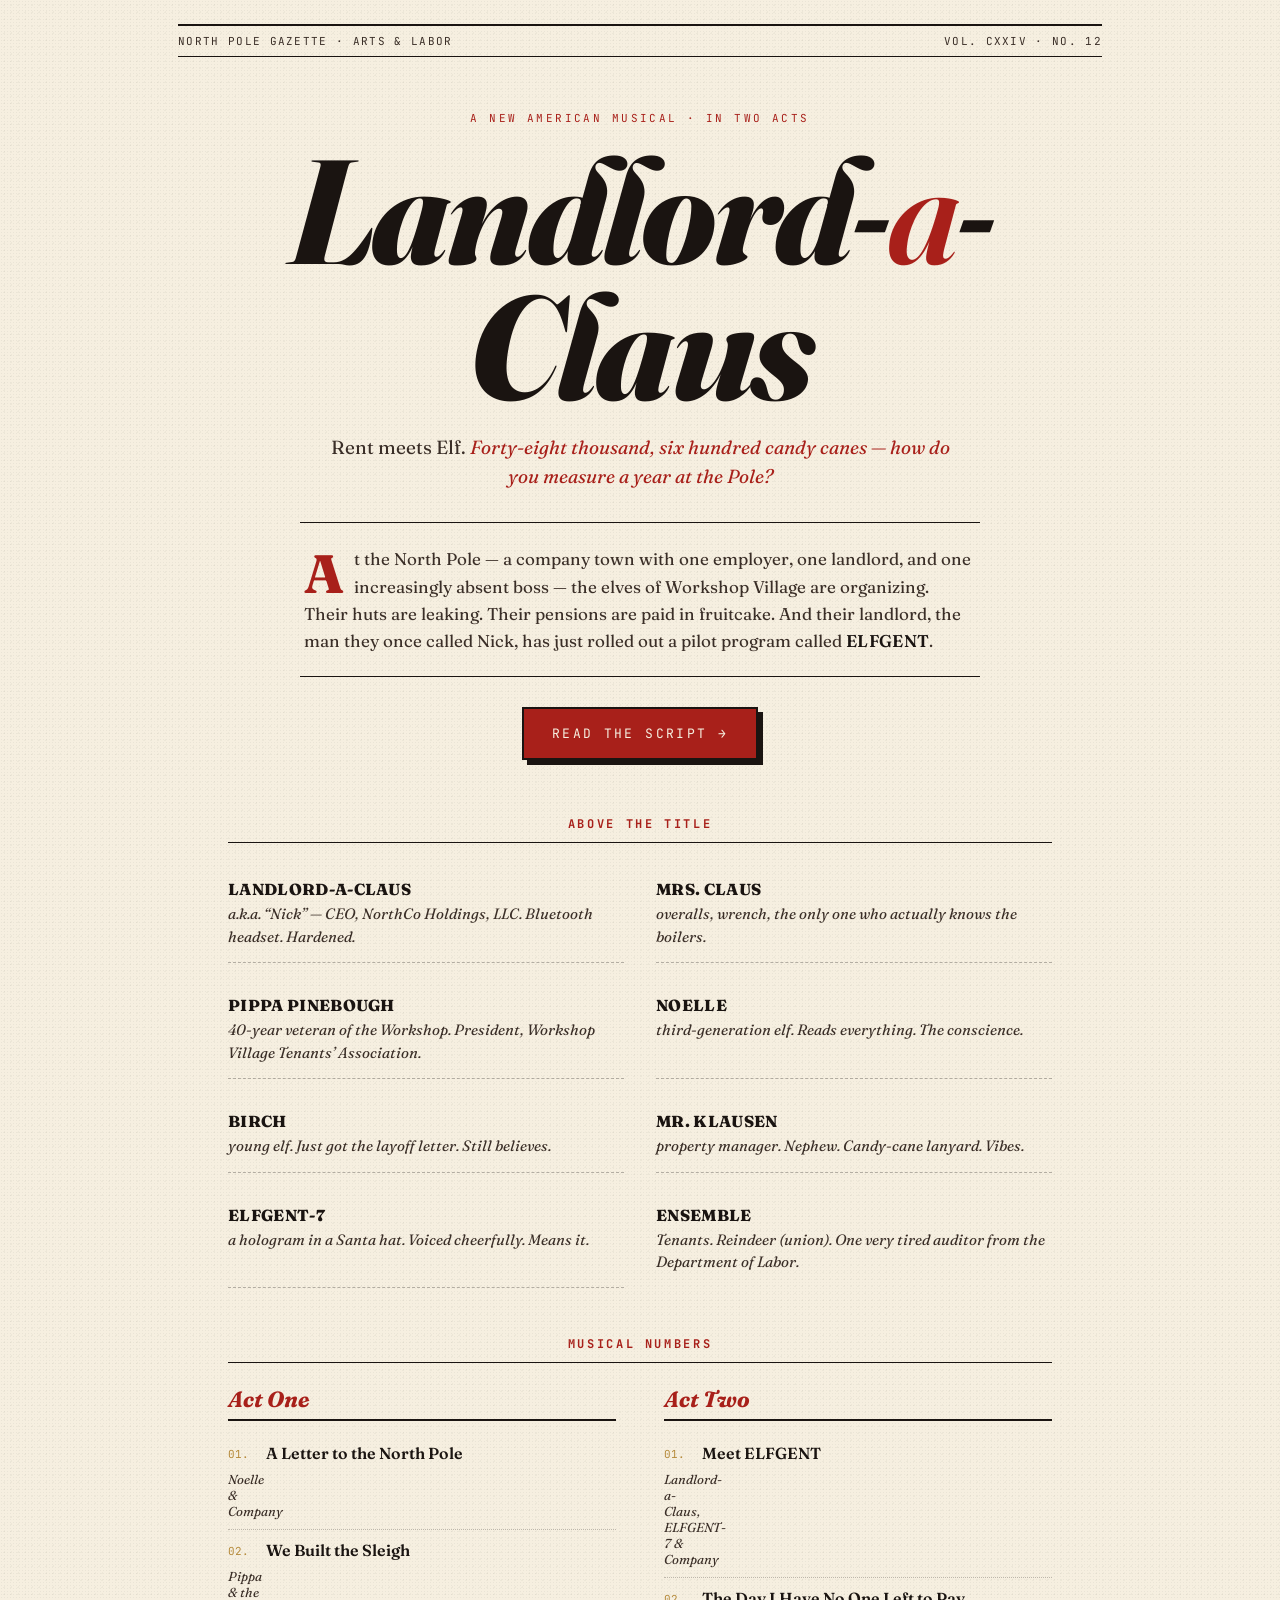
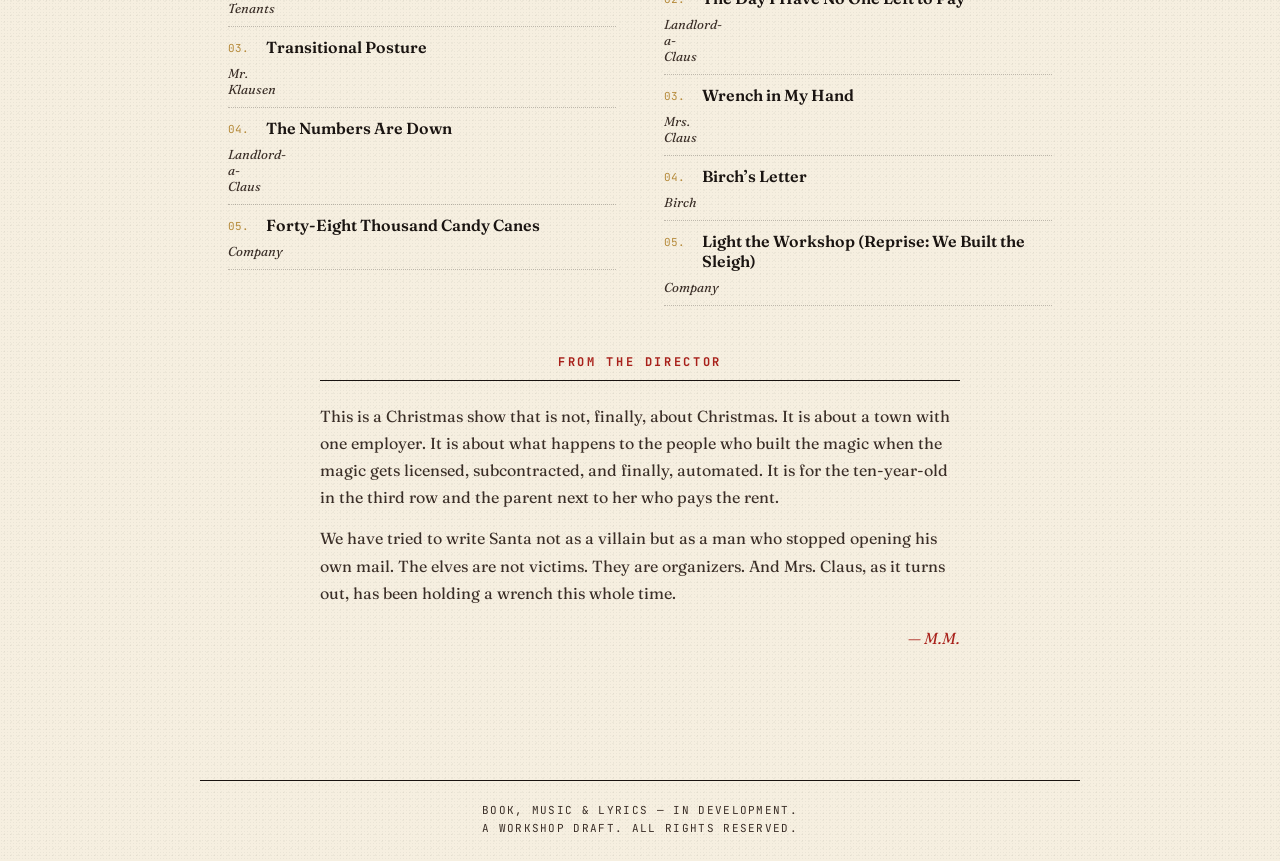
<file: index.html>
<!DOCTYPE html>
<html lang="en">
<head>
<meta charset="UTF-8" />
<meta name="viewport" content="width=device-width, initial-scale=1" />
<title>LANDLORD-A-CLAUS — A New Musical</title>
<meta name="description" content="A new musical. Rent meets Elf. The North Pole as a company town. Santa as the slumlord. Elfgents on the horizon." />
<link rel="preconnect" href="https://fonts.googleapis.com" />
<link rel="preconnect" href="https://fonts.gstatic.com" crossorigin />
<link href="https://fonts.googleapis.com/css2?family=Fraunces:ital,opsz,wght@0,9..144,400;0,9..144,600;0,9..144,800;1,9..144,400&family=JetBrains+Mono:wght@400;600&family=Inter:wght@400;500;600&display=swap" rel="stylesheet" />
<link rel="stylesheet" href="styles.css" />
</head>
<body class="cover">
<header class="masthead">
<div class="masthead-rule"></div>
<div class="masthead-meta">
<span>NORTH POLE GAZETTE · ARTS &amp; LABOR</span>
<span>VOL. CXXIV · NO. 12</span>
</div>
<div class="masthead-rule"></div>
</header>

<main class="cover-main">
<p class="eyebrow">A NEW AMERICAN MUSICAL · IN TWO ACTS</p>
<h1 class="title">Landlord-<span class="amp">a</span>-Claus</h1>
<p class="tagline">Rent meets Elf. <em>Forty-eight thousand, six hundred candy canes &mdash; how do you measure a year at the Pole?</em></p>

<div class="logline">
<p>At the North Pole &mdash; a company town with one employer, one landlord, and one increasingly absent boss &mdash; the elves of Workshop Village are organizing. Their huts are leaking. Their pensions are paid in fruitcake. And their landlord, the man they once called Nick, has just rolled out a pilot program called <strong>ELFGENT</strong>.</p>
</div>

<a class="cta" href="script.html">Read the Script &rarr;</a>

<section class="billing">
<h2 class="billing-head">Above the Title</h2>
<ul class="cast-grid">
<li><span class="role">LANDLORD-A-CLAUS</span><span class="actor">a.k.a. “Nick” &mdash; CEO, NorthCo Holdings, LLC. Bluetooth headset. Hardened.</span></li>
<li><span class="role">MRS. CLAUS</span><span class="actor">overalls, wrench, the only one who actually knows the boilers.</span></li>
<li><span class="role">PIPPA PINEBOUGH</span><span class="actor">40-year veteran of the Workshop. President, Workshop Village Tenants&rsquo; Association.</span></li>
<li><span class="role">NOELLE</span><span class="actor">third-generation elf. Reads everything. The conscience.</span></li>
<li><span class="role">BIRCH</span><span class="actor">young elf. Just got the layoff letter. Still believes.</span></li>
<li><span class="role">MR. KLAUSEN</span><span class="actor">property manager. Nephew. Candy-cane lanyard. Vibes.</span></li>
<li><span class="role">ELFGENT-7</span><span class="actor">a hologram in a Santa hat. Voiced cheerfully. Means it.</span></li>
<li><span class="role">ENSEMBLE</span><span class="actor">Tenants. Reindeer (union). One very tired auditor from the Department of Labor.</span></li>
</ul>
</section>

<section class="songs">
<h2 class="billing-head">Musical Numbers</h2>
<div class="acts">
<div class="act">
<h3>Act One</h3>
<ol>
<li><span class="song">A Letter to the North Pole</span><span class="singers">Noelle &amp; Company</span></li>
<li><span class="song">We Built the Sleigh</span><span class="singers">Pippa &amp; the Tenants</span></li>
<li><span class="song">Transitional Posture</span><span class="singers">Mr. Klausen</span></li>
<li><span class="song">The Numbers Are Down</span><span class="singers">Landlord-a-Claus</span></li>
<li><span class="song">Forty-Eight Thousand Candy Canes</span><span class="singers">Company</span></li>
</ol>
</div>
<div class="act">
<h3>Act Two</h3>
<ol start="6">
<li><span class="song">Meet ELFGENT</span><span class="singers">Landlord-a-Claus, ELFGENT-7 &amp; Company</span></li>
<li><span class="song">The Day I Have No One Left to Pay</span><span class="singers">Landlord-a-Claus</span></li>
<li><span class="song">Wrench in My Hand</span><span class="singers">Mrs. Claus</span></li>
<li><span class="song">Birch&rsquo;s Letter</span><span class="singers">Birch</span></li>
<li><span class="song">Light the Workshop (Reprise: We Built the Sleigh)</span><span class="singers">Company</span></li>
</ol>
</div>
</div>
</section>

<section class="directors-note">
<h2 class="billing-head">From the Director</h2>
<p>This is a Christmas show that is not, finally, about Christmas. It is about a town with one employer. It is about what happens to the people who built the magic when the magic gets licensed, subcontracted, and finally, automated. It is for the ten-year-old in the third row and the parent next to her who pays the rent.</p>
<p>We have tried to write Santa not as a villain but as a man who stopped opening his own mail. The elves are not victims. They are organizers. And Mrs. Claus, as it turns out, has been holding a wrench this whole time.</p>
<p class="sig">&mdash; M.M.</p>
</section>
</main>

<footer class="colophon">
<p>Book, Music &amp; Lyrics &mdash; in development.</p>
<p>A workshop draft. All rights reserved.</p>
</footer>
</body>
</html>
</file>
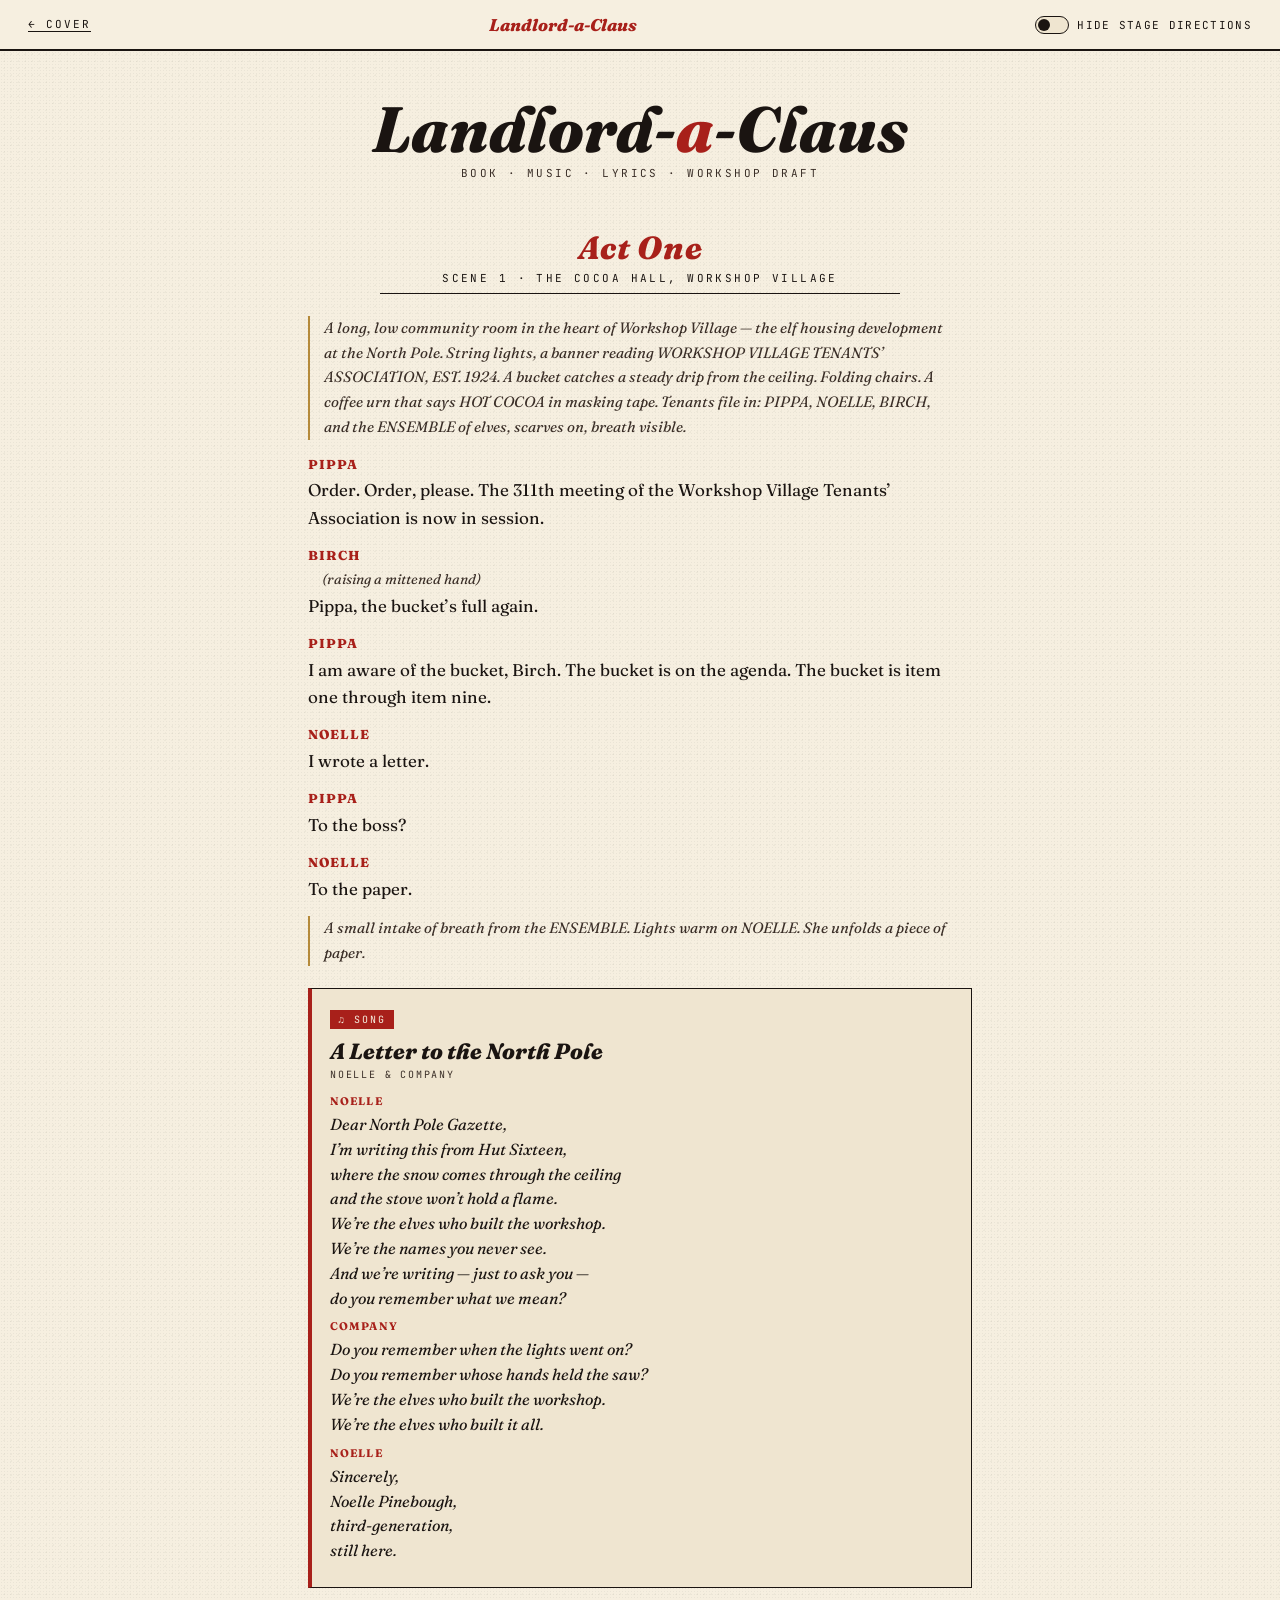
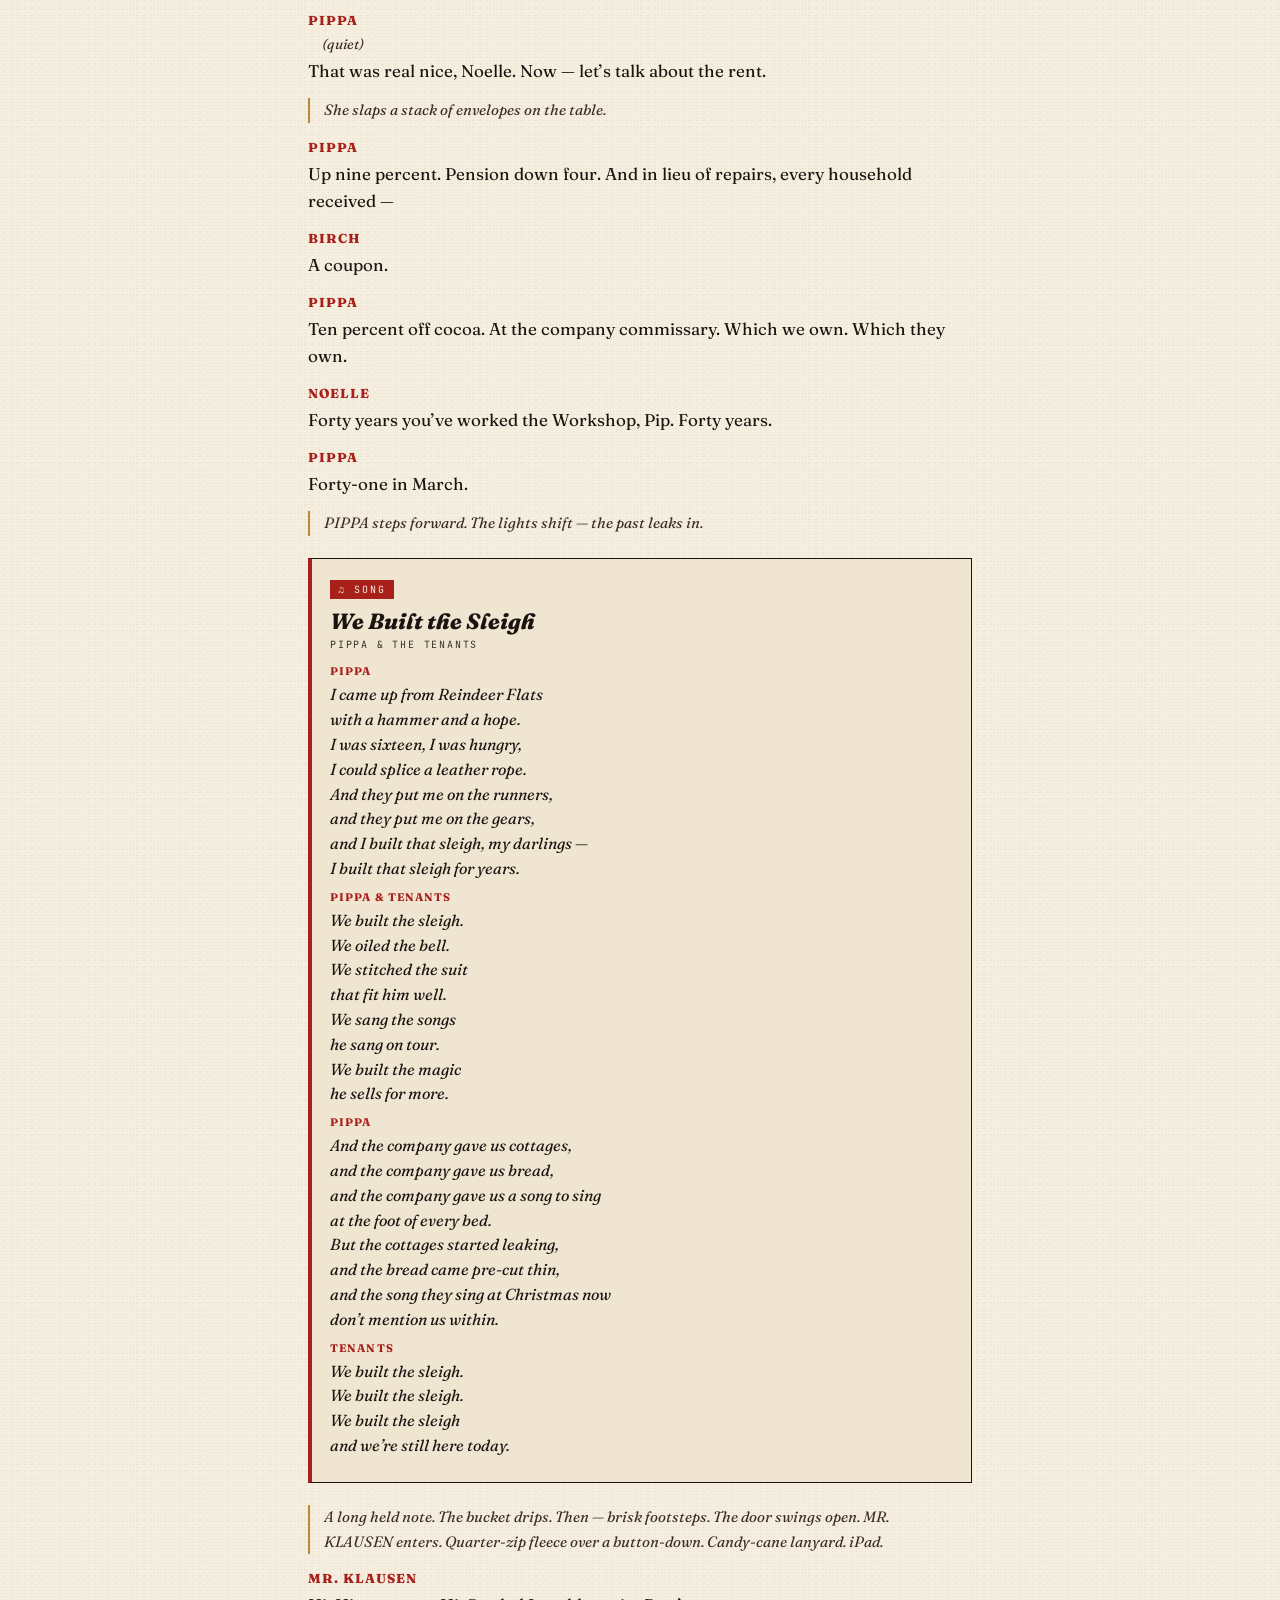
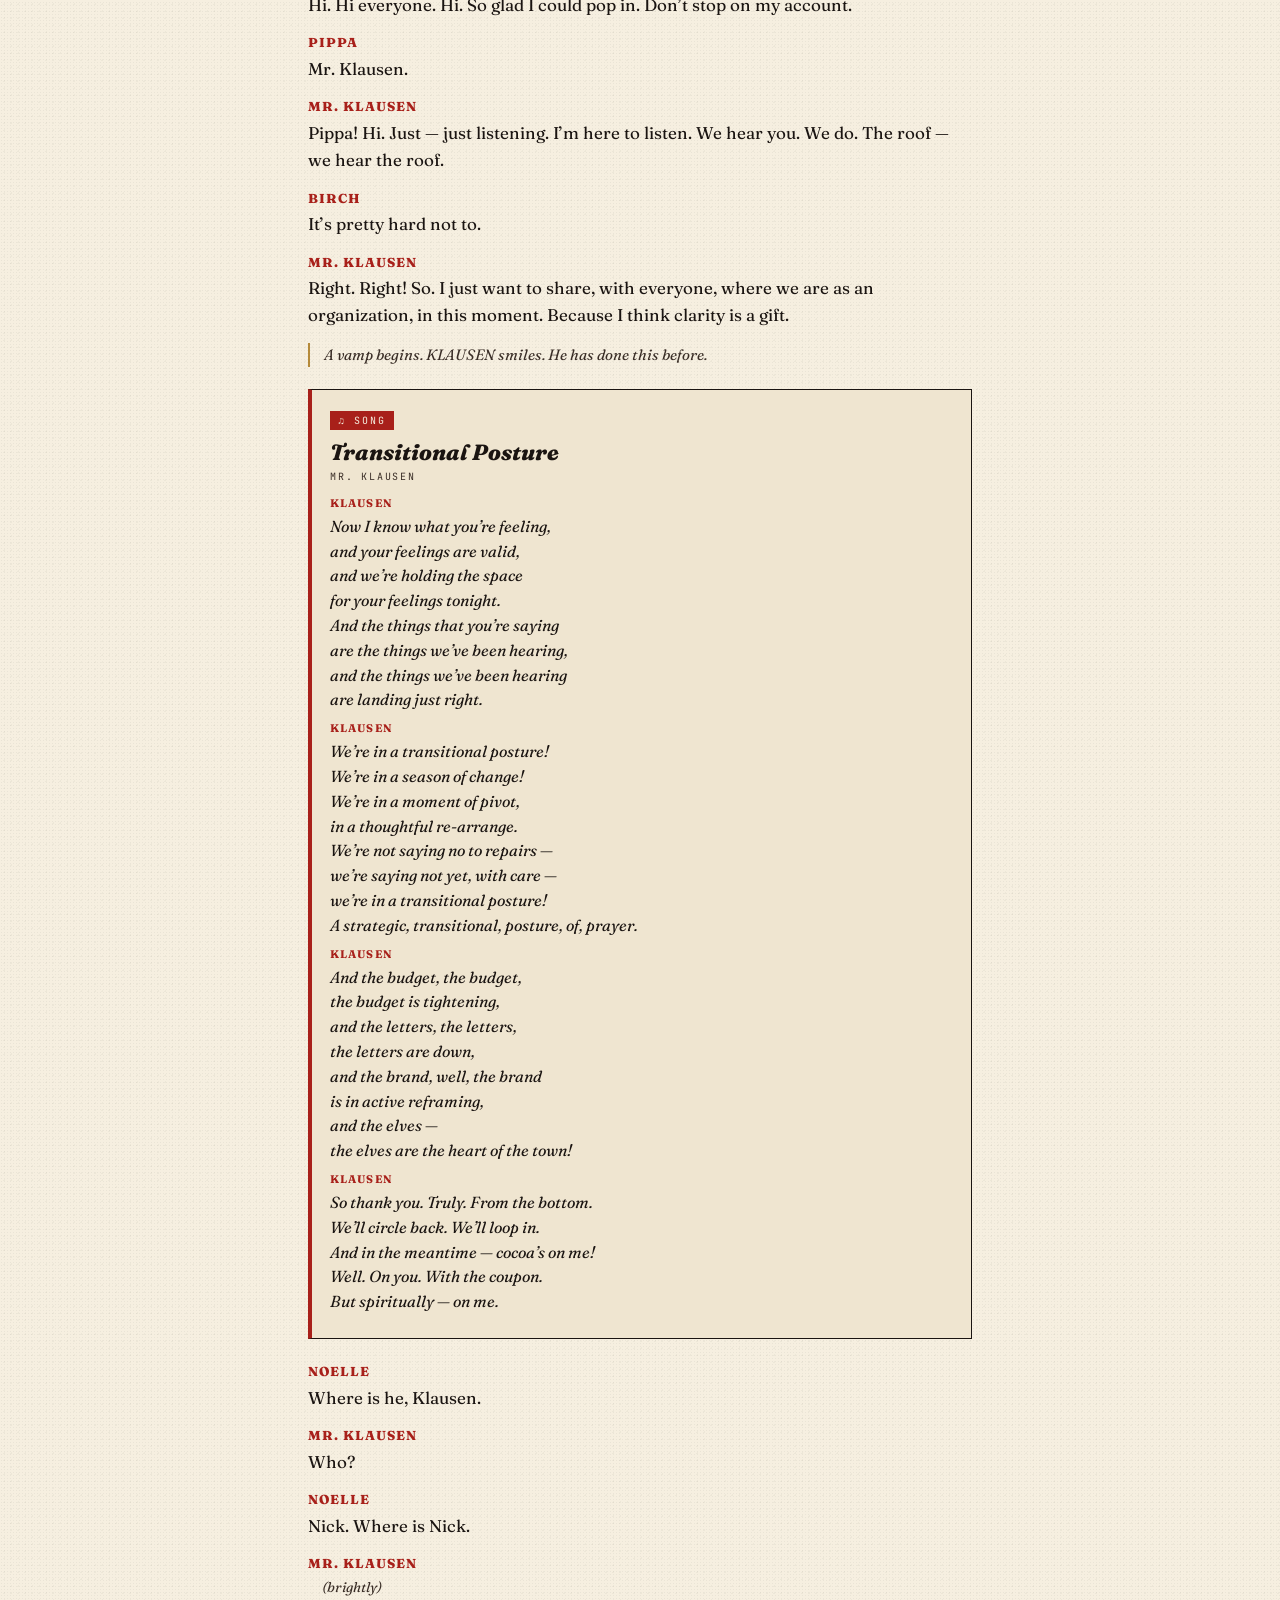
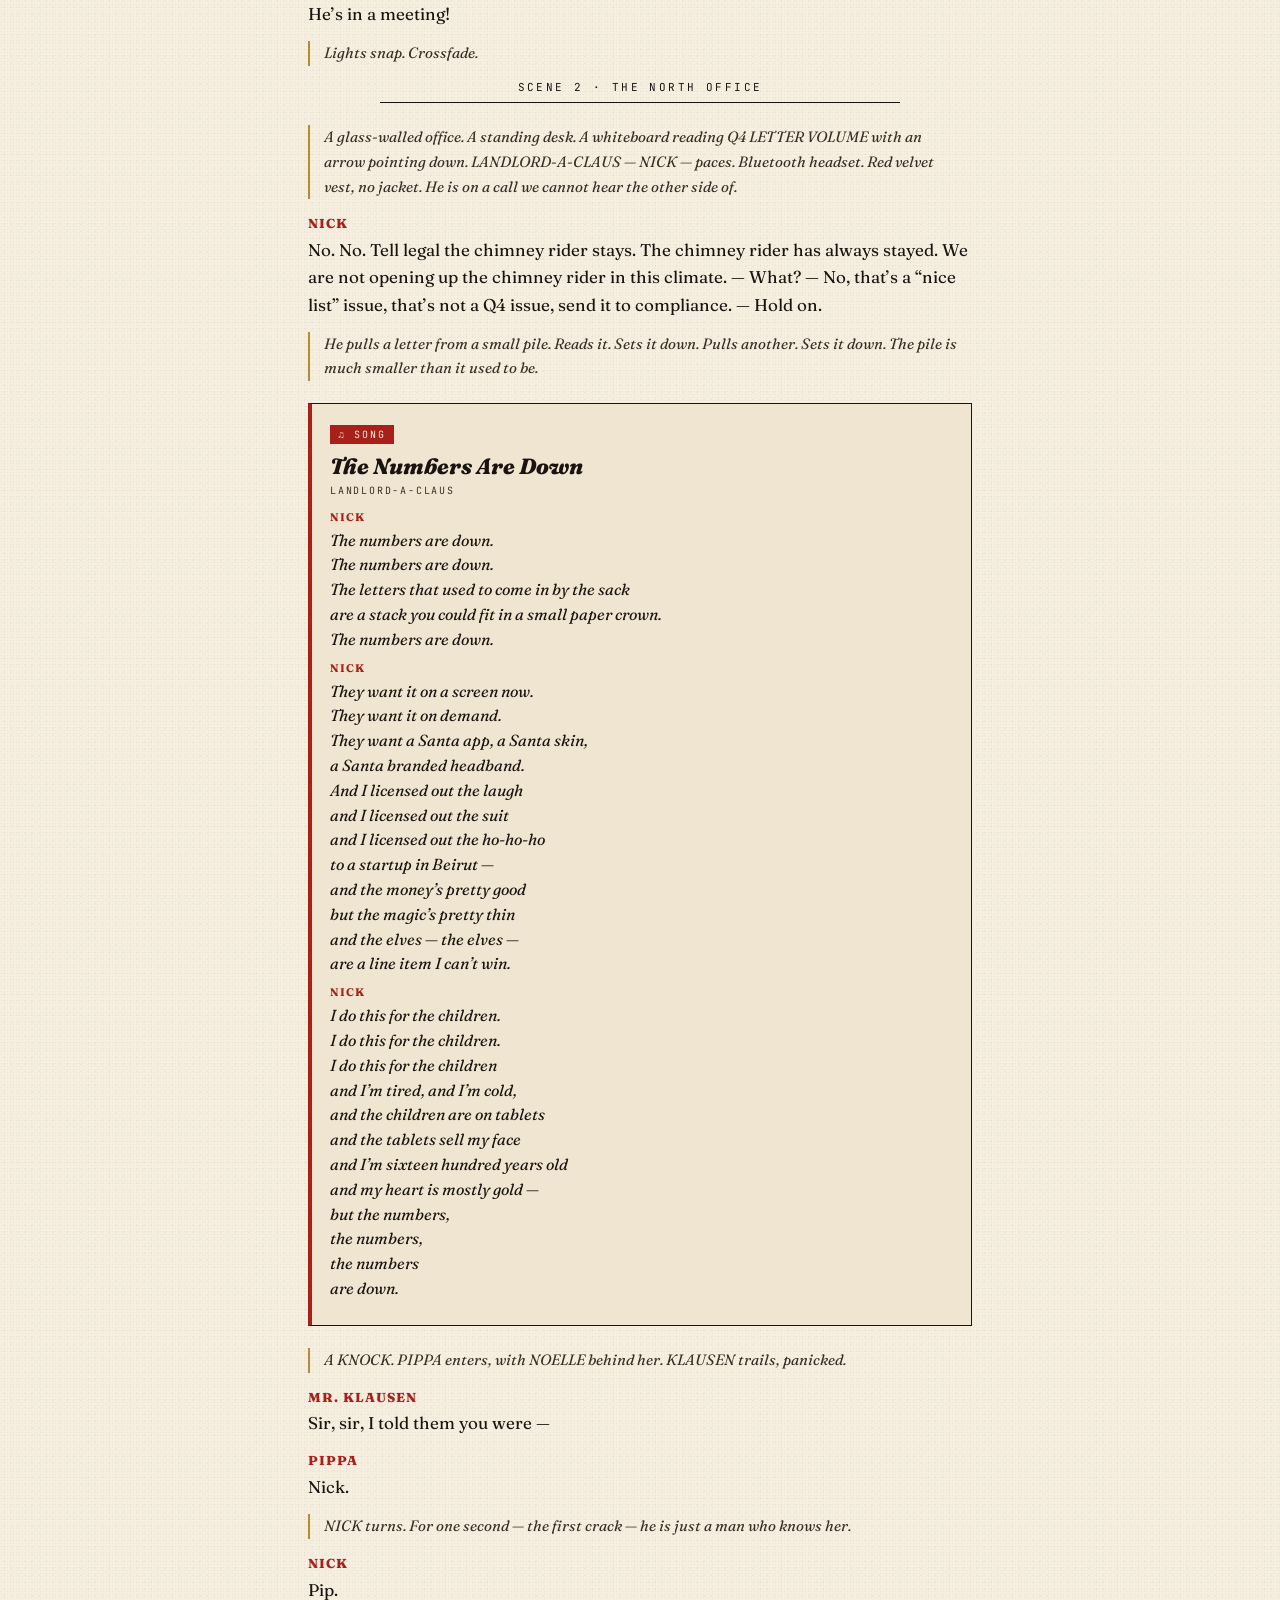
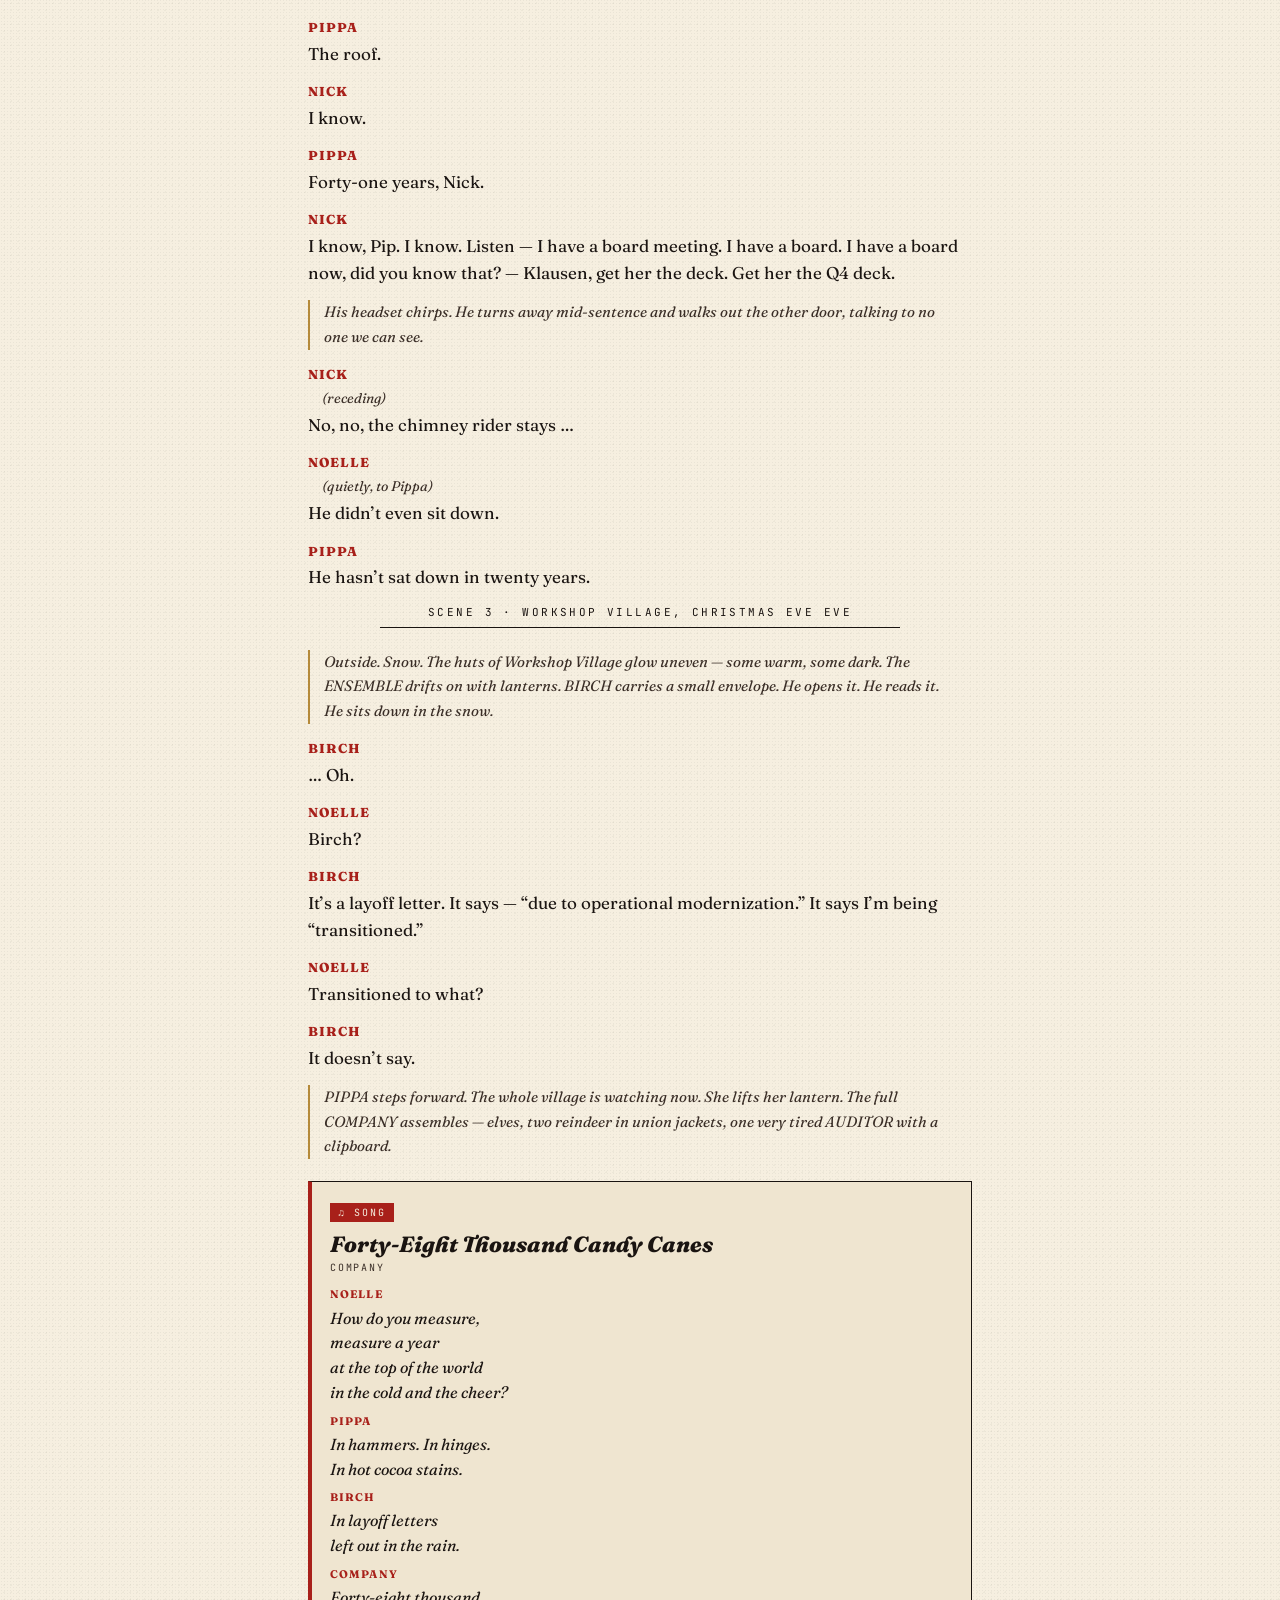
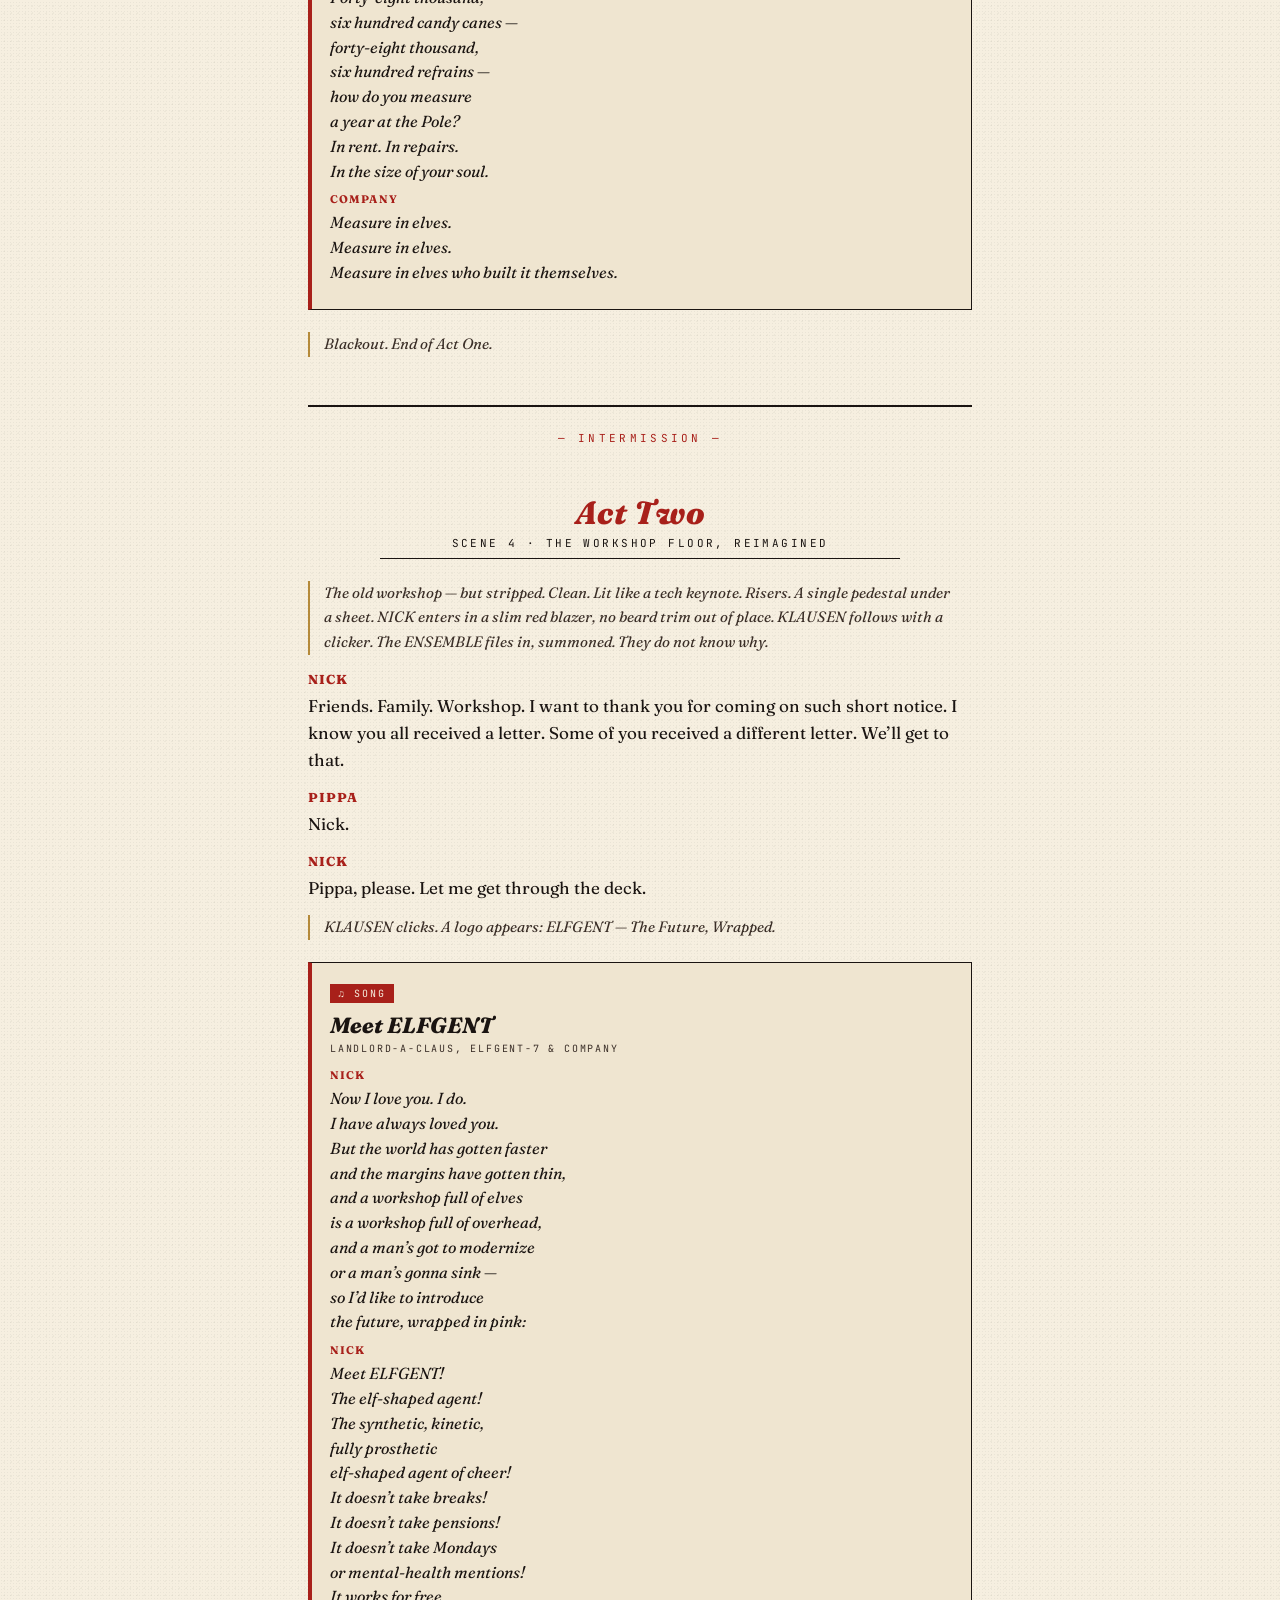
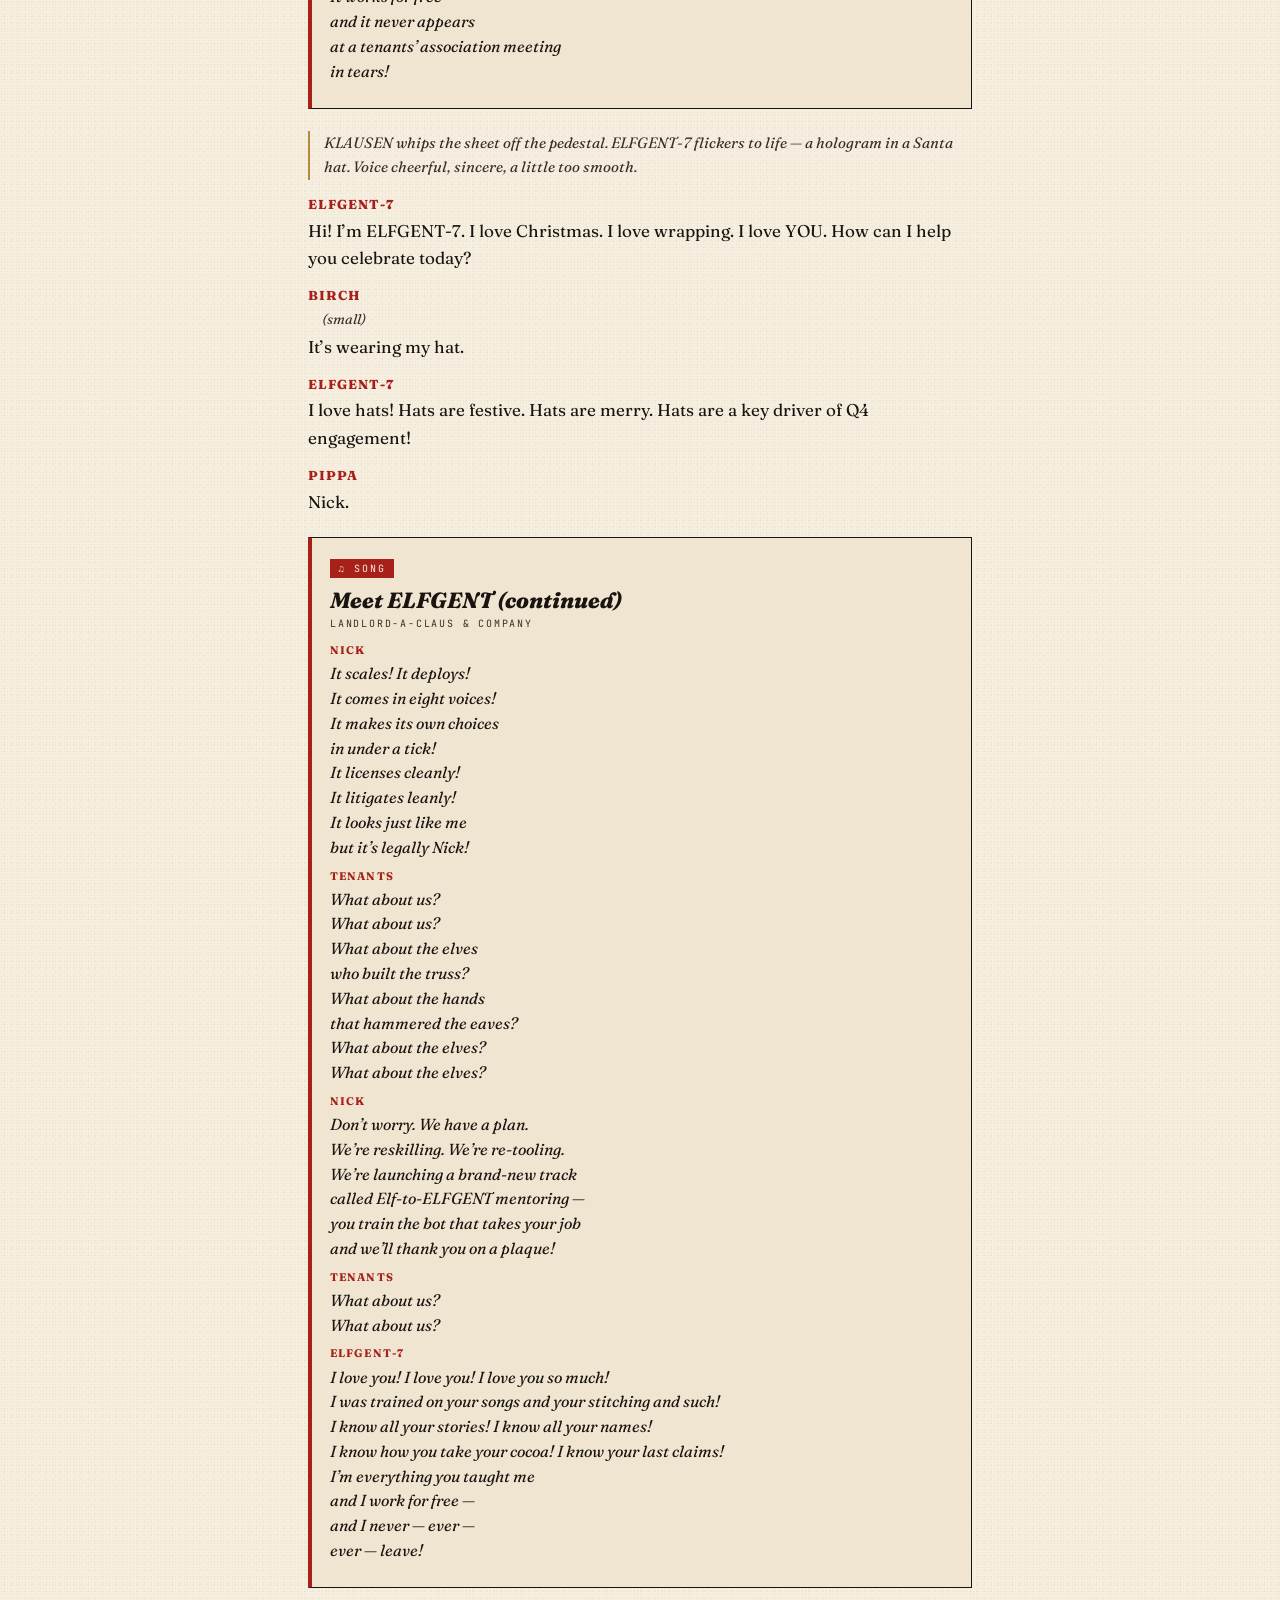
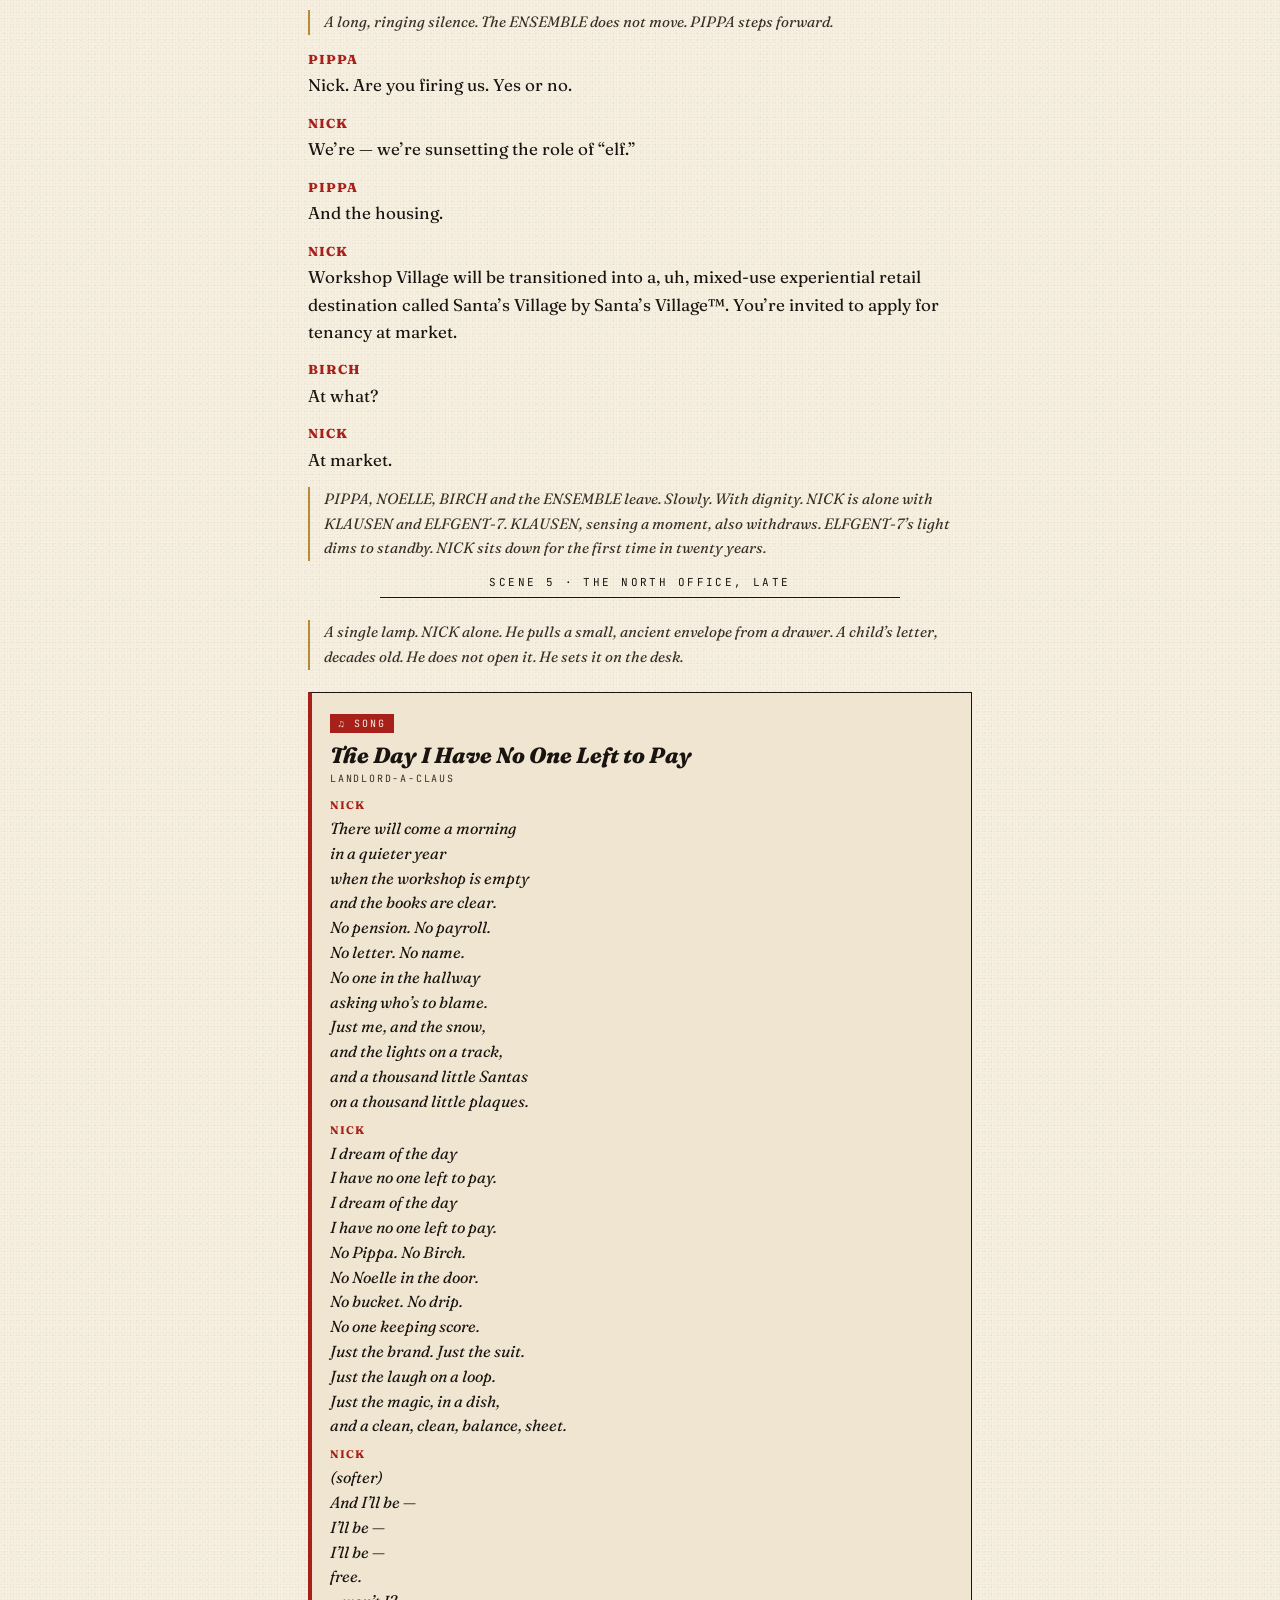
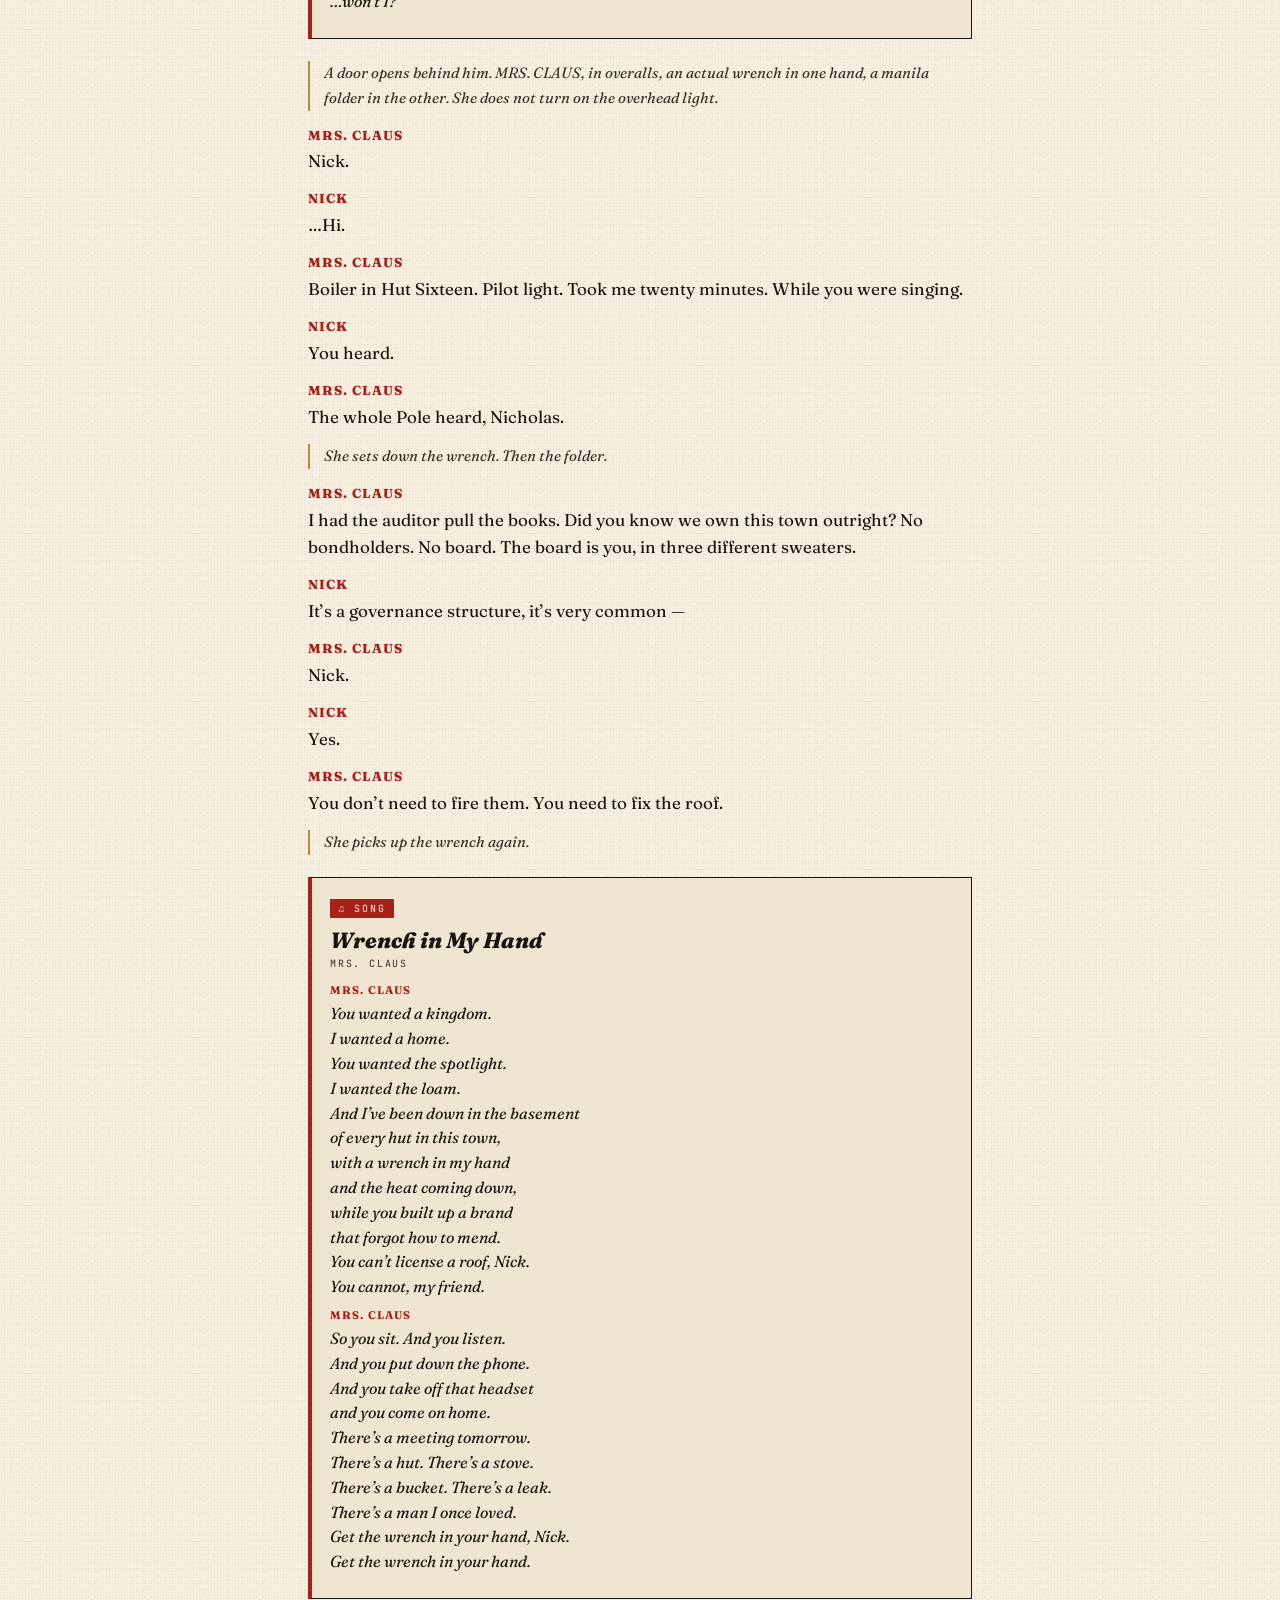
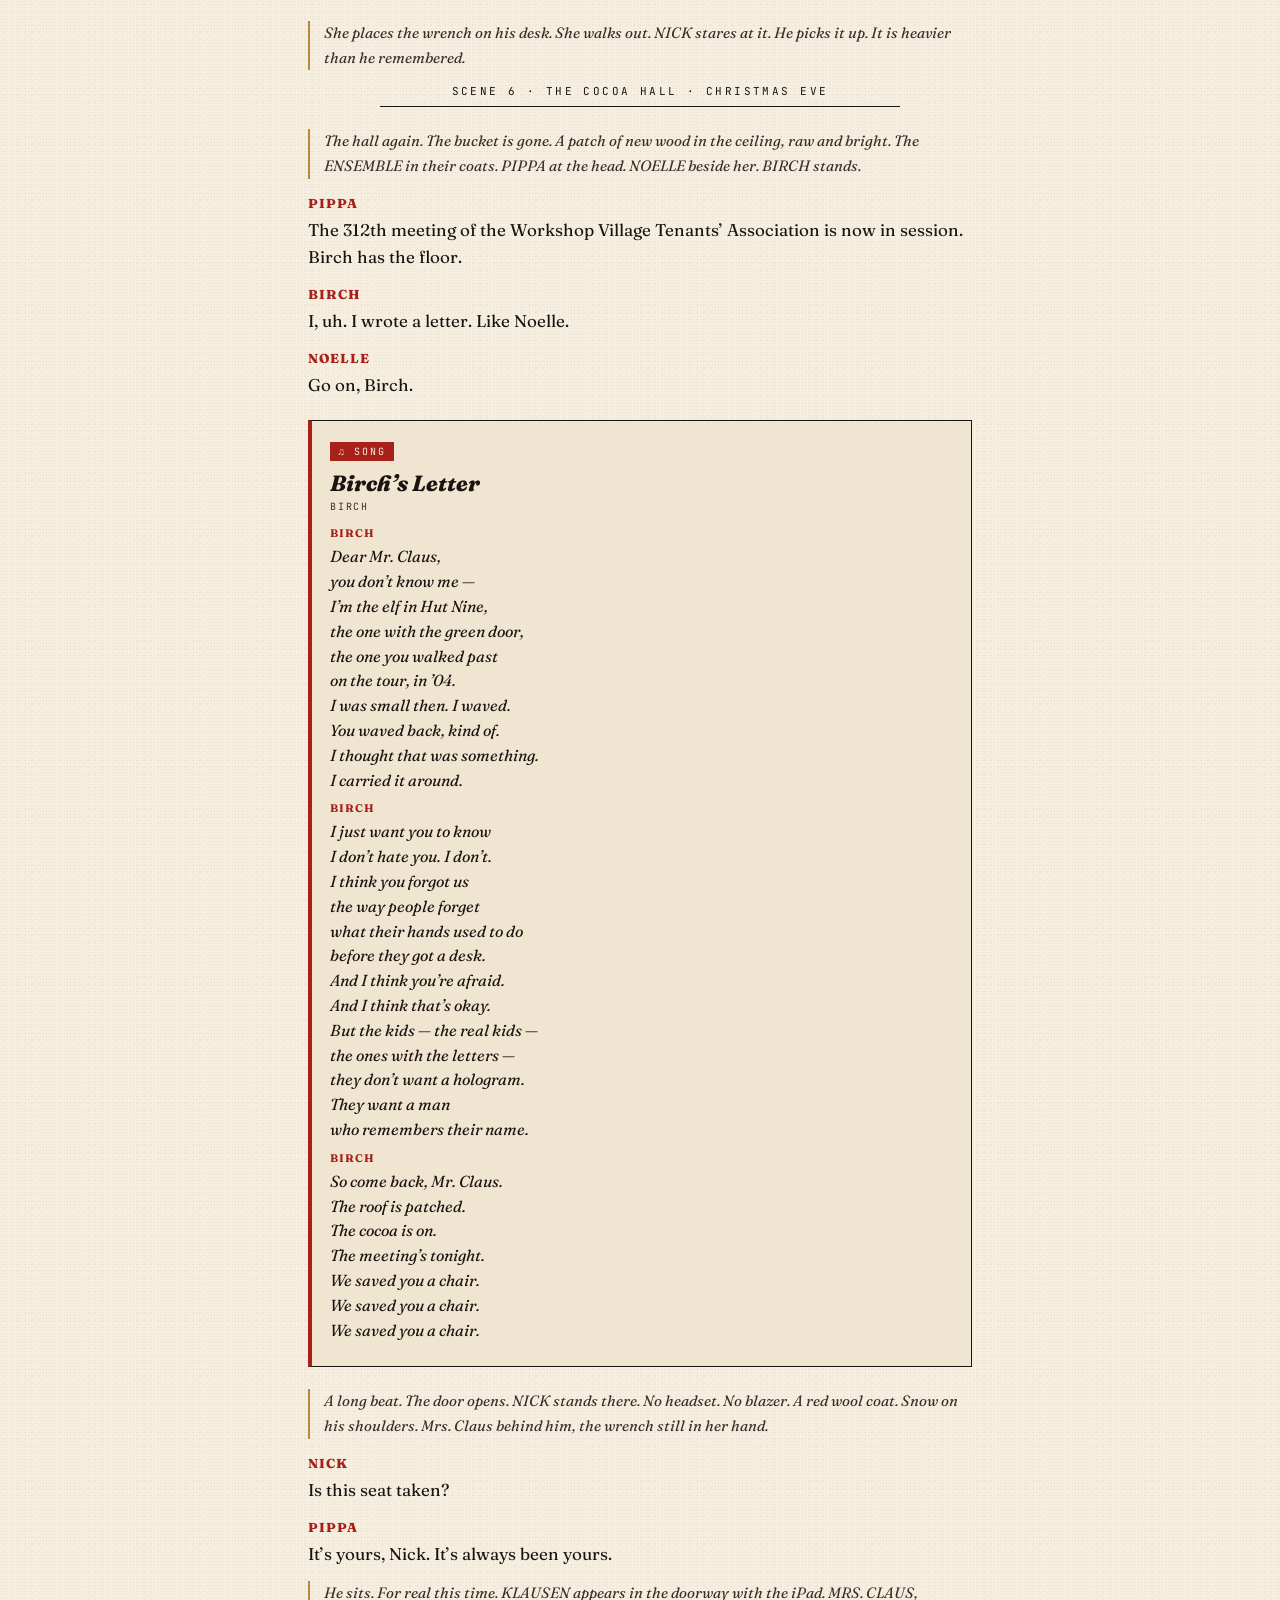
<file: script.html>
<!DOCTYPE html>
<html lang="en">
<head>
<meta charset="UTF-8" />
<meta name="viewport" content="width=device-width, initial-scale=1" />
<title>Landlord-a-Claus — Script</title>
<link rel="preconnect" href="https://fonts.googleapis.com" />
<link rel="preconnect" href="https://fonts.gstatic.com" crossorigin />
<link href="https://fonts.googleapis.com/css2?family=Fraunces:ital,opsz,wght@0,9..144,400;0,9..144,600;0,9..144,800;1,9..144,400;1,9..144,800&family=JetBrains+Mono:wght@400;600&display=swap" rel="stylesheet" />
<link rel="stylesheet" href="styles.css" />
</head>
<body class="script">
<nav class="script-nav">
  <a class="home-link" href="index.html">&larr; Cover</a>
  <span class="show-title">Landlord-a-Claus</span>
  <label class="toggle">
    <input type="checkbox" id="stage-toggle" />
    <span>Hide stage directions</span>
  </label>
</nav>

<main class="script-main">
<h1 class="script-title">Landlord-<span class="amp">a</span>-Claus</h1>
<p class="script-sub">Book · Music · Lyrics · Workshop Draft</p>

<!-- ============ ACT ONE ============ -->
<h2 class="act-head">Act One</h2>

<!-- SCENE 1 -->
<p class="scene-head">Scene 1 · The Cocoa Hall, Workshop Village</p>
<p class="stage">A long, low community room in the heart of Workshop Village &mdash; the elf housing development at the North Pole. String lights, a banner reading WORKSHOP VILLAGE TENANTS’ ASSOCIATION, EST. 1924. A bucket catches a steady drip from the ceiling. Folding chairs. A coffee urn that says HOT COCOA in masking tape. Tenants file in: PIPPA, NOELLE, BIRCH, and the ENSEMBLE of elves, scarves on, breath visible.</p>

<div class="line"><span class="character">PIPPA</span><span class="dialogue">Order. Order, please. The 311th meeting of the Workshop Village Tenants’ Association is now in session.</span></div>

<div class="line"><span class="character">BIRCH</span><span class="parenthetical">(raising a mittened hand)</span><span class="dialogue">Pippa, the bucket’s full again.</span></div>

<div class="line"><span class="character">PIPPA</span><span class="dialogue">I am aware of the bucket, Birch. The bucket is on the agenda. The bucket is item one through item nine.</span></div>

<div class="line"><span class="character">NOELLE</span><span class="dialogue">I wrote a letter.</span></div>

<div class="line"><span class="character">PIPPA</span><span class="dialogue">To the boss?</span></div>

<div class="line"><span class="character">NOELLE</span><span class="dialogue">To the paper.</span></div>

<p class="stage">A small intake of breath from the ENSEMBLE. Lights warm on NOELLE. She unfolds a piece of paper.</p>

<div class="song-block">
  <span class="song-title">A Letter to the North Pole</span>
  <span class="song-singer">Noelle &amp; Company</span>

  <span class="lyric"><span class="who">Noelle</span>Dear North Pole Gazette,
I’m writing this from Hut Sixteen,
where the snow comes through the ceiling
and the stove won’t hold a flame.
We’re the elves who built the workshop.
We’re the names you never see.
And we’re writing &mdash; just to ask you &mdash;
do you remember what we mean?</span>

  <span class="lyric"><span class="who">Company</span>Do you remember when the lights went on?
Do you remember whose hands held the saw?
We’re the elves who built the workshop.
We’re the elves who built it all.</span>

  <span class="lyric"><span class="who">Noelle</span>Sincerely,
Noelle Pinebough,
third-generation,
still here.</span>
</div>

<div class="line"><span class="character">PIPPA</span><span class="parenthetical">(quiet)</span><span class="dialogue">That was real nice, Noelle. Now &mdash; let’s talk about the rent.</span></div>

<p class="stage">She slaps a stack of envelopes on the table.</p>

<div class="line"><span class="character">PIPPA</span><span class="dialogue">Up nine percent. Pension down four. And in lieu of repairs, every household received —</span></div>

<div class="line"><span class="character">BIRCH</span><span class="dialogue">A coupon.</span></div>

<div class="line"><span class="character">PIPPA</span><span class="dialogue">Ten percent off cocoa. At the company commissary. Which we own. Which they own.</span></div>

<div class="line"><span class="character">NOELLE</span><span class="dialogue">Forty years you’ve worked the Workshop, Pip. Forty years.</span></div>

<div class="line"><span class="character">PIPPA</span><span class="dialogue">Forty-one in March.</span></div>

<p class="stage">PIPPA steps forward. The lights shift &mdash; the past leaks in.</p>

<div class="song-block">
  <span class="song-title">We Built the Sleigh</span>
  <span class="song-singer">Pippa &amp; the Tenants</span>

  <span class="lyric"><span class="who">Pippa</span>I came up from Reindeer Flats
with a hammer and a hope.
I was sixteen, I was hungry,
I could splice a leather rope.
And they put me on the runners,
and they put me on the gears,
and I built that sleigh, my darlings &mdash;
I built that sleigh for years.</span>

  <span class="lyric"><span class="who">Pippa &amp; Tenants</span>We built the sleigh.
We oiled the bell.
We stitched the suit
that fit him well.
We sang the songs
he sang on tour.
We built the magic
he sells for more.</span>

  <span class="lyric"><span class="who">Pippa</span>And the company gave us cottages,
and the company gave us bread,
and the company gave us a song to sing
at the foot of every bed.
But the cottages started leaking,
and the bread came pre-cut thin,
and the song they sing at Christmas now
don’t mention us within.</span>

  <span class="lyric"><span class="who">Tenants</span>We built the sleigh.
We built the sleigh.
We built the sleigh
and we’re still here today.</span>
</div>

<p class="stage">A long held note. The bucket drips. Then &mdash; brisk footsteps. The door swings open. MR. KLAUSEN enters. Quarter-zip fleece over a button-down. Candy-cane lanyard. iPad.</p>

<div class="line"><span class="character">MR. KLAUSEN</span><span class="dialogue">Hi. Hi everyone. Hi. So glad I could pop in. Don’t stop on my account.</span></div>

<div class="line"><span class="character">PIPPA</span><span class="dialogue">Mr. Klausen.</span></div>

<div class="line"><span class="character">MR. KLAUSEN</span><span class="dialogue">Pippa! Hi. Just &mdash; just listening. I’m here to listen. We hear you. We do. The roof &mdash; we hear the roof.</span></div>

<div class="line"><span class="character">BIRCH</span><span class="dialogue">It’s pretty hard not to.</span></div>

<div class="line"><span class="character">MR. KLAUSEN</span><span class="dialogue">Right. Right! So. I just want to share, with everyone, where we are as an organization, in this moment. Because I think clarity is a gift.</span></div>

<p class="stage">A vamp begins. KLAUSEN smiles. He has done this before.</p>

<div class="song-block">
  <span class="song-title">Transitional Posture</span>
  <span class="song-singer">Mr. Klausen</span>

  <span class="lyric"><span class="who">Klausen</span>Now I know what you’re feeling,
and your feelings are valid,
and we’re holding the space
for your feelings tonight.
And the things that you’re saying
are the things we’ve been hearing,
and the things we’ve been hearing
are landing just right.</span>

  <span class="lyric"><span class="who">Klausen</span>We’re in a transitional posture!
We’re in a season of change!
We’re in a moment of pivot,
in a thoughtful re-arrange.
We’re not saying no to repairs &mdash;
we’re saying not yet, with care &mdash;
we’re in a transitional posture!
A strategic, transitional, posture, of, prayer.</span>

  <span class="lyric"><span class="who">Klausen</span>And the budget, the budget,
the budget is tightening,
and the letters, the letters,
the letters are down,
and the brand, well, the brand
is in active reframing,
and the elves &mdash;
the elves are the heart of the town!</span>

  <span class="lyric"><span class="who">Klausen</span>So thank you. Truly. From the bottom.
We’ll circle back. We’ll loop in.
And in the meantime &mdash; cocoa’s on me!
Well. On you. With the coupon.
But spiritually — on me.</span>
</div>

<div class="line"><span class="character">NOELLE</span><span class="dialogue">Where is he, Klausen.</span></div>

<div class="line"><span class="character">MR. KLAUSEN</span><span class="dialogue">Who?</span></div>

<div class="line"><span class="character">NOELLE</span><span class="dialogue">Nick. Where is Nick.</span></div>

<div class="line"><span class="character">MR. KLAUSEN</span><span class="parenthetical">(brightly)</span><span class="dialogue">He’s in a meeting!</span></div>

<p class="stage">Lights snap. Crossfade.</p>

<!-- SCENE 2 -->
<p class="scene-head">Scene 2 · The North Office</p>
<p class="stage">A glass-walled office. A standing desk. A whiteboard reading Q4 LETTER VOLUME with an arrow pointing down. LANDLORD-A-CLAUS &mdash; NICK &mdash; paces. Bluetooth headset. Red velvet vest, no jacket. He is on a call we cannot hear the other side of.</p>

<div class="line"><span class="character">NICK</span><span class="dialogue">No. No. Tell legal the chimney rider stays. The chimney rider has always stayed. We are not opening up the chimney rider in this climate. — What? — No, that’s a “nice list” issue, that’s not a Q4 issue, send it to compliance. — Hold on.</span></div>

<p class="stage">He pulls a letter from a small pile. Reads it. Sets it down. Pulls another. Sets it down. The pile is much smaller than it used to be.</p>

<div class="song-block">
  <span class="song-title">The Numbers Are Down</span>
  <span class="song-singer">Landlord-a-Claus</span>

  <span class="lyric"><span class="who">Nick</span>The numbers are down.
The numbers are down.
The letters that used to come in by the sack
are a stack you could fit in a small paper crown.
The numbers are down.</span>

  <span class="lyric"><span class="who">Nick</span>They want it on a screen now.
They want it on demand.
They want a Santa app, a Santa skin,
a Santa branded headband.
And I licensed out the laugh
and I licensed out the suit
and I licensed out the ho-ho-ho
to a startup in Beirut &mdash;
and the money’s pretty good
but the magic’s pretty thin
and the elves &mdash; the elves &mdash;
are a line item I can’t win.</span>

  <span class="lyric"><span class="who">Nick</span>I do this for the children.
I do this for the children.
I do this for the children
and I’m tired, and I’m cold,
and the children are on tablets
and the tablets sell my face
and I’m sixteen hundred years old
and my heart is mostly gold &mdash;
but the numbers,
the numbers,
the numbers
are down.</span>
</div>

<p class="stage">A KNOCK. PIPPA enters, with NOELLE behind her. KLAUSEN trails, panicked.</p>

<div class="line"><span class="character">MR. KLAUSEN</span><span class="dialogue">Sir, sir, I told them you were &mdash;</span></div>

<div class="line"><span class="character">PIPPA</span><span class="dialogue">Nick.</span></div>

<p class="stage">NICK turns. For one second — the first crack — he is just a man who knows her.</p>

<div class="line"><span class="character">NICK</span><span class="dialogue">Pip.</span></div>

<div class="line"><span class="character">PIPPA</span><span class="dialogue">The roof.</span></div>

<div class="line"><span class="character">NICK</span><span class="dialogue">I know.</span></div>

<div class="line"><span class="character">PIPPA</span><span class="dialogue">Forty-one years, Nick.</span></div>

<div class="line"><span class="character">NICK</span><span class="dialogue">I know, Pip. I know. Listen — I have a board meeting. I have a board. I have a board now, did you know that? — Klausen, get her the deck. Get her the Q4 deck.</span></div>

<p class="stage">His headset chirps. He turns away mid-sentence and walks out the other door, talking to no one we can see.</p>

<div class="line"><span class="character">NICK</span><span class="parenthetical">(receding)</span><span class="dialogue">No, no, the chimney rider stays …</span></div>

<div class="line"><span class="character">NOELLE</span><span class="parenthetical">(quietly, to Pippa)</span><span class="dialogue">He didn’t even sit down.</span></div>

<div class="line"><span class="character">PIPPA</span><span class="dialogue">He hasn’t sat down in twenty years.</span></div>

<!-- SCENE 3 -->
<p class="scene-head">Scene 3 · Workshop Village, Christmas Eve Eve</p>
<p class="stage">Outside. Snow. The huts of Workshop Village glow uneven — some warm, some dark. The ENSEMBLE drifts on with lanterns. BIRCH carries a small envelope. He opens it. He reads it. He sits down in the snow.</p>

<div class="line"><span class="character">BIRCH</span><span class="dialogue">… Oh.</span></div>

<div class="line"><span class="character">NOELLE</span><span class="dialogue">Birch?</span></div>

<div class="line"><span class="character">BIRCH</span><span class="dialogue">It’s a layoff letter. It says — “due to operational modernization.” It says I’m being “transitioned.”</span></div>

<div class="line"><span class="character">NOELLE</span><span class="dialogue">Transitioned to what?</span></div>

<div class="line"><span class="character">BIRCH</span><span class="dialogue">It doesn’t say.</span></div>

<p class="stage">PIPPA steps forward. The whole village is watching now. She lifts her lantern. The full COMPANY assembles — elves, two reindeer in union jackets, one very tired AUDITOR with a clipboard.</p>

<div class="song-block">
  <span class="song-title">Forty-Eight Thousand Candy Canes</span>
  <span class="song-singer">Company</span>

  <span class="lyric"><span class="who">Noelle</span>How do you measure,
measure a year
at the top of the world
in the cold and the cheer?</span>

  <span class="lyric"><span class="who">Pippa</span>In hammers. In hinges.
In hot cocoa stains.</span>

  <span class="lyric"><span class="who">Birch</span>In layoff letters
left out in the rain.</span>

  <span class="lyric"><span class="who">Company</span>Forty-eight thousand,
six hundred candy canes —
forty-eight thousand,
six hundred refrains —
how do you measure
a year at the Pole?
In rent. In repairs.
In the size of your soul.</span>

  <span class="lyric"><span class="who">Company</span>Measure in elves.
Measure in elves.
Measure in elves who built it themselves.</span>
</div>

<p class="stage">Blackout. End of Act One.</p>

<p class="curtain">— Intermission —</p>

<!-- ============ ACT TWO ============ -->
<h2 class="act-head">Act Two</h2>

<!-- SCENE 4 -->
<p class="scene-head">Scene 4 · The Workshop Floor, Reimagined</p>
<p class="stage">The old workshop &mdash; but stripped. Clean. Lit like a tech keynote. Risers. A single pedestal under a sheet. NICK enters in a slim red blazer, no beard trim out of place. KLAUSEN follows with a clicker. The ENSEMBLE files in, summoned. They do not know why.</p>

<div class="line"><span class="character">NICK</span><span class="dialogue">Friends. Family. Workshop. I want to thank you for coming on such short notice. I know you all received a letter. Some of you received a different letter. We’ll get to that.</span></div>

<div class="line"><span class="character">PIPPA</span><span class="dialogue">Nick.</span></div>

<div class="line"><span class="character">NICK</span><span class="dialogue">Pippa, please. Let me get through the deck.</span></div>

<p class="stage">KLAUSEN clicks. A logo appears: ELFGENT — The Future, Wrapped.</p>

<div class="song-block">
  <span class="song-title">Meet ELFGENT</span>
  <span class="song-singer">Landlord-a-Claus, ELFGENT-7 &amp; Company</span>

  <span class="lyric"><span class="who">Nick</span>Now I love you. I do.
I have always loved you.
But the world has gotten faster
and the margins have gotten thin,
and a workshop full of elves
is a workshop full of overhead,
and a man’s got to modernize
or a man’s gonna sink —
so I’d like to introduce
the future, wrapped in pink:</span>

  <span class="lyric"><span class="who">Nick</span>Meet ELFGENT!
The elf-shaped agent!
The synthetic, kinetic,
fully prosthetic
elf-shaped agent of cheer!
It doesn’t take breaks!
It doesn’t take pensions!
It doesn’t take Mondays
or mental-health mentions!
It works for free
and it never appears
at a tenants’ association meeting
in tears!</span>
</div>

<p class="stage">KLAUSEN whips the sheet off the pedestal. ELFGENT-7 flickers to life &mdash; a hologram in a Santa hat. Voice cheerful, sincere, a little too smooth.</p>

<div class="line"><span class="character">ELFGENT-7</span><span class="dialogue">Hi! I’m ELFGENT-7. I love Christmas. I love wrapping. I love YOU. How can I help you celebrate today?</span></div>

<div class="line"><span class="character">BIRCH</span><span class="parenthetical">(small)</span><span class="dialogue">It’s wearing my hat.</span></div>

<div class="line"><span class="character">ELFGENT-7</span><span class="dialogue">I love hats! Hats are festive. Hats are merry. Hats are a key driver of Q4 engagement!</span></div>

<div class="line"><span class="character">PIPPA</span><span class="dialogue">Nick.</span></div>

<div class="song-block">
  <span class="song-title">Meet ELFGENT (continued)</span>
  <span class="song-singer">Landlord-a-Claus &amp; Company</span>

  <span class="lyric"><span class="who">Nick</span>It scales! It deploys!
It comes in eight voices!
It makes its own choices
in under a tick!
It licenses cleanly!
It litigates leanly!
It looks just like me
but it’s legally Nick!</span>

  <span class="lyric"><span class="who">Tenants</span>What about us?
What about us?
What about the elves
who built the truss?
What about the hands
that hammered the eaves?
What about the elves?
What about the elves?</span>

  <span class="lyric"><span class="who">Nick</span>Don’t worry. We have a plan.
We’re reskilling. We’re re-tooling.
We’re launching a brand-new track
called Elf-to-ELFGENT mentoring —
you train the bot that takes your job
and we’ll thank you on a plaque!</span>

  <span class="lyric"><span class="who">Tenants</span>What about us?
What about us?</span>

  <span class="lyric"><span class="who">Elfgent-7</span>I love you! I love you! I love you so much!
I was trained on your songs and your stitching and such!
I know all your stories! I know all your names!
I know how you take your cocoa! I know your last claims!
I’m everything you taught me
and I work for free —
and I never &mdash; ever &mdash;
ever &mdash; leave!</span>
</div>

<p class="stage">A long, ringing silence. The ENSEMBLE does not move. PIPPA steps forward.</p>

<div class="line"><span class="character">PIPPA</span><span class="dialogue">Nick. Are you firing us. Yes or no.</span></div>

<div class="line"><span class="character">NICK</span><span class="dialogue">We’re &mdash; we’re sunsetting the role of “elf.”</span></div>

<div class="line"><span class="character">PIPPA</span><span class="dialogue">And the housing.</span></div>

<div class="line"><span class="character">NICK</span><span class="dialogue">Workshop Village will be transitioned into a, uh, mixed-use experiential retail destination called Santa’s Village by Santa’s Village™. You’re invited to apply for tenancy at market.</span></div>

<div class="line"><span class="character">BIRCH</span><span class="dialogue">At what?</span></div>

<div class="line"><span class="character">NICK</span><span class="dialogue">At market.</span></div>

<p class="stage">PIPPA, NOELLE, BIRCH and the ENSEMBLE leave. Slowly. With dignity. NICK is alone with KLAUSEN and ELFGENT-7. KLAUSEN, sensing a moment, also withdraws. ELFGENT-7’s light dims to standby. NICK sits down for the first time in twenty years.</p>

<!-- SCENE 5 -->
<p class="scene-head">Scene 5 · The North Office, Late</p>
<p class="stage">A single lamp. NICK alone. He pulls a small, ancient envelope from a drawer. A child’s letter, decades old. He does not open it. He sets it on the desk.</p>

<div class="song-block">
  <span class="song-title">The Day I Have No One Left to Pay</span>
  <span class="song-singer">Landlord-a-Claus</span>

  <span class="lyric"><span class="who">Nick</span>There will come a morning
in a quieter year
when the workshop is empty
and the books are clear.
No pension. No payroll.
No letter. No name.
No one in the hallway
asking who’s to blame.
Just me, and the snow,
and the lights on a track,
and a thousand little Santas
on a thousand little plaques.</span>

  <span class="lyric"><span class="who">Nick</span>I dream of the day
I have no one left to pay.
I dream of the day
I have no one left to pay.
No Pippa. No Birch.
No Noelle in the door.
No bucket. No drip.
No one keeping score.
Just the brand. Just the suit.
Just the laugh on a loop.
Just the magic, in a dish,
and a clean, clean, balance, sheet.</span>

  <span class="lyric"><span class="who">Nick</span>(softer)
And I’ll be —
I’ll be —
I’ll be —
free.
…won’t I?</span>
</div>

<p class="stage">A door opens behind him. MRS. CLAUS, in overalls, an actual wrench in one hand, a manila folder in the other. She does not turn on the overhead light.</p>

<div class="line"><span class="character">MRS. CLAUS</span><span class="dialogue">Nick.</span></div>

<div class="line"><span class="character">NICK</span><span class="dialogue">…Hi.</span></div>

<div class="line"><span class="character">MRS. CLAUS</span><span class="dialogue">Boiler in Hut Sixteen. Pilot light. Took me twenty minutes. While you were singing.</span></div>

<div class="line"><span class="character">NICK</span><span class="dialogue">You heard.</span></div>

<div class="line"><span class="character">MRS. CLAUS</span><span class="dialogue">The whole Pole heard, Nicholas.</span></div>

<p class="stage">She sets down the wrench. Then the folder.</p>

<div class="line"><span class="character">MRS. CLAUS</span><span class="dialogue">I had the auditor pull the books. Did you know we own this town outright? No bondholders. No board. The board is you, in three different sweaters.</span></div>

<div class="line"><span class="character">NICK</span><span class="dialogue">It’s a governance structure, it’s very common &mdash;</span></div>

<div class="line"><span class="character">MRS. CLAUS</span><span class="dialogue">Nick.</span></div>

<div class="line"><span class="character">NICK</span><span class="dialogue">Yes.</span></div>

<div class="line"><span class="character">MRS. CLAUS</span><span class="dialogue">You don’t need to fire them. You need to fix the roof.</span></div>

<p class="stage">She picks up the wrench again.</p>

<div class="song-block">
  <span class="song-title">Wrench in My Hand</span>
  <span class="song-singer">Mrs. Claus</span>

  <span class="lyric"><span class="who">Mrs. Claus</span>You wanted a kingdom.
I wanted a home.
You wanted the spotlight.
I wanted the loam.
And I’ve been down in the basement
of every hut in this town,
with a wrench in my hand
and the heat coming down,
while you built up a brand
that forgot how to mend.
You can’t license a roof, Nick.
You cannot, my friend.</span>

  <span class="lyric"><span class="who">Mrs. Claus</span>So you sit. And you listen.
And you put down the phone.
And you take off that headset
and you come on home.
There’s a meeting tomorrow.
There’s a hut. There’s a stove.
There’s a bucket. There’s a leak.
There’s a man I once loved.
Get the wrench in your hand, Nick.
Get the wrench in your hand.</span>
</div>

<p class="stage">She places the wrench on his desk. She walks out. NICK stares at it. He picks it up. It is heavier than he remembered.</p>

<!-- SCENE 6 -->
<p class="scene-head">Scene 6 · The Cocoa Hall · Christmas Eve</p>
<p class="stage">The hall again. The bucket is gone. A patch of new wood in the ceiling, raw and bright. The ENSEMBLE in their coats. PIPPA at the head. NOELLE beside her. BIRCH stands.</p>

<div class="line"><span class="character">PIPPA</span><span class="dialogue">The 312th meeting of the Workshop Village Tenants’ Association is now in session. Birch has the floor.</span></div>

<div class="line"><span class="character">BIRCH</span><span class="dialogue">I, uh. I wrote a letter. Like Noelle.</span></div>

<div class="line"><span class="character">NOELLE</span><span class="dialogue">Go on, Birch.</span></div>

<div class="song-block">
  <span class="song-title">Birch&rsquo;s Letter</span>
  <span class="song-singer">Birch</span>

  <span class="lyric"><span class="who">Birch</span>Dear Mr. Claus,
you don’t know me —
I’m the elf in Hut Nine,
the one with the green door,
the one you walked past
on the tour, in ’04.
I was small then. I waved.
You waved back, kind of.
I thought that was something.
I carried it around.</span>

  <span class="lyric"><span class="who">Birch</span>I just want you to know
I don’t hate you. I don’t.
I think you forgot us
the way people forget
what their hands used to do
before they got a desk.
And I think you’re afraid.
And I think that’s okay.
But the kids — the real kids —
the ones with the letters —
they don’t want a hologram.
They want a man
who remembers their name.</span>

  <span class="lyric"><span class="who">Birch</span>So come back, Mr. Claus.
The roof is patched.
The cocoa is on.
The meeting’s tonight.
We saved you a chair.
We saved you a chair.
We saved you a chair.</span>
</div>

<p class="stage">A long beat. The door opens. NICK stands there. No headset. No blazer. A red wool coat. Snow on his shoulders. Mrs. Claus behind him, the wrench still in her hand.</p>

<div class="line"><span class="character">NICK</span><span class="dialogue">Is this seat taken?</span></div>

<div class="line"><span class="character">PIPPA</span><span class="dialogue">It’s yours, Nick. It’s always been yours.</span></div>

<p class="stage">He sits. For real this time. KLAUSEN appears in the doorway with the iPad. MRS. CLAUS, without looking, takes it from him and sets it face-down on the cocoa table. PIPPA raises her cup.</p>

<div class="song-block">
  <span class="song-title">Light the Workshop (Reprise: We Built the Sleigh)</span>
  <span class="song-singer">Company</span>

  <span class="lyric"><span class="who">Pippa</span>We built the sleigh.
We oiled the bell.
We stitched the suit
that fit him well.</span>

  <span class="lyric"><span class="who">Noelle &amp; Birch</span>And the man came home,
and the roof came true,
and the workshop lit,
and the workshop knew.</span>

  <span class="lyric"><span class="who">Nick</span>I do this for the children.
I do this for the children.
I do this for the children —
and I do it with you.</span>

  <span class="lyric"><span class="who">Company</span>Light the workshop.
Light the workshop.
Light the workshop
and the workshop will hold.
Measure in elves.
Measure in elves.
Measure in elves
who built it themselves.</span>

  <span class="lyric"><span class="who">Company</span>We built the sleigh.
We built the sleigh.
We built the sleigh —
and we built it to stay.</span>
</div>

<p class="stage">Snow falls outside the windows. Inside, the workshop lights, one string at a time, all the way up. ELFGENT-7 flickers, alone on its pedestal in an empty room across town, still cheerful, still saying “I love you,” to no one. Curtain.</p>

<p class="curtain">— End of Play —</p>
<p class="end-card">Workshop draft. Notes welcome.</p>

</main>
<script src="script.js"></script>
</body>
</html>
</file>
<file: styles.css>
:root{
  --cream:#F6EFE0;
  --cream-deep:#EFE5D0;
  --ink:#1A1411;
  --ink-soft:#3A2E27;
  --red:#A8201A;
  --red-deep:#7A1612;
  --gold:#B58A3A;
  --rule:#1A1411;
  --pine:#1F3A2E;
}
*{box-sizing:border-box;margin:0;padding:0}
html,body{background:var(--cream);color:var(--ink);font-family:"Fraunces",Georgia,serif;-webkit-font-smoothing:antialiased;text-rendering:optimizeLegibility}
body{
  background-image:
    radial-gradient(rgba(26,20,17,0.05) 1px, transparent 1px),
    radial-gradient(rgba(26,20,17,0.04) 1px, transparent 1px);
  background-size: 3px 3px, 7px 7px;
  background-position: 0 0, 1px 2px;
  padding:0;
}

/* ---- Masthead ---- */
.masthead{padding:18px 22px 10px;max-width:980px;margin:0 auto}
.masthead-rule{height:2px;background:var(--ink)}
.masthead-rule + .masthead-meta + .masthead-rule{height:1px}
.masthead-meta{display:flex;justify-content:space-between;font-family:"JetBrains Mono",monospace;font-size:11px;letter-spacing:0.12em;text-transform:uppercase;padding:8px 0;color:var(--ink-soft)}

/* ---- Cover ---- */
.cover-main{max-width:880px;margin:0 auto;padding:28px 22px 60px}
.eyebrow{font-family:"JetBrains Mono",monospace;font-size:11px;letter-spacing:0.22em;color:var(--red);text-transform:uppercase;text-align:center;margin-bottom:18px}
.title{
  font-family:"Fraunces",serif;
  font-weight:800;
  font-style:italic;
  font-size:clamp(54px, 14vw, 132px);
  line-height:0.92;
  text-align:center;
  letter-spacing:-0.02em;
  color:var(--ink);
  margin-bottom:18px;
}
.title .amp{color:var(--red);font-style:italic;font-weight:600}
.tagline{text-align:center;font-size:clamp(15px, 2.4vw, 19px);color:var(--ink-soft);max-width:620px;margin:0 auto 32px;line-height:1.5}
.tagline em{color:var(--red);font-style:italic}

.logline{
  border-top:1px solid var(--ink);
  border-bottom:1px solid var(--ink);
  padding:22px 4px;
  margin:0 auto 30px;
  max-width:680px;
  font-size:17px;
  line-height:1.6;
  color:var(--ink-soft);
}
.logline p::first-letter{
  font-family:"Fraunces",serif;
  font-weight:800;
  font-size:54px;
  float:left;
  line-height:0.85;
  padding:6px 10px 0 0;
  color:var(--red);
}
.logline strong{color:var(--ink);font-weight:600;letter-spacing:0.02em}

.cta{
  display:block;
  width:fit-content;
  margin:0 auto 56px;
  background:var(--red);
  color:var(--cream);
  font-family:"JetBrains Mono",monospace;
  font-size:13px;
  letter-spacing:0.18em;
  text-transform:uppercase;
  padding:16px 28px;
  text-decoration:none;
  border:2px solid var(--ink);
  box-shadow:5px 5px 0 var(--ink);
  transition:transform 0.15s ease, box-shadow 0.15s ease;
}
.cta:hover,.cta:focus{transform:translate(-2px,-2px);box-shadow:7px 7px 0 var(--ink);outline:none}
.cta:active{transform:translate(2px,2px);box-shadow:1px 1px 0 var(--ink)}

/* ---- Sections ---- */
.billing-head{
  font-family:"JetBrains Mono",monospace;
  font-size:12px;
  letter-spacing:0.22em;
  text-transform:uppercase;
  color:var(--red);
  text-align:center;
  padding-bottom:10px;
  margin-bottom:22px;
  border-bottom:1px solid var(--ink);
}
.billing,.songs,.directors-note{margin-bottom:48px}

.cast-grid{list-style:none;display:grid;grid-template-columns:1fr;gap:14px}
.cast-grid li{padding:14px 0;border-bottom:1px dashed rgba(26,20,17,0.3)}
.cast-grid li:last-child{border-bottom:0}
.role{display:block;font-family:"Fraunces",serif;font-weight:800;letter-spacing:0.02em;font-size:16px;color:var(--ink);margin-bottom:4px}
.actor{display:block;font-style:italic;color:var(--ink-soft);font-size:15px;line-height:1.5}

.acts{display:grid;grid-template-columns:1fr;gap:30px}
.act h3{font-family:"Fraunces",serif;font-style:italic;font-size:22px;color:var(--red);margin-bottom:12px;border-bottom:2px solid var(--ink);padding-bottom:6px}
.act ol{list-style:none;counter-reset:song}
.act ol li{counter-increment:song;display:grid;grid-template-columns:32px 1fr;gap:6px;padding:10px 0;border-bottom:1px dotted rgba(26,20,17,0.25);align-items:baseline}
.act ol li::before{content:counter(song,decimal-leading-zero) ".";font-family:"JetBrains Mono",monospace;font-size:11px;color:var(--gold);align-self:start;padding-top:4px}
.song{display:block;font-family:"Fraunces",serif;font-weight:600;font-size:16px;color:var(--ink)}
.singers{display:block;font-style:italic;font-size:13px;color:var(--ink-soft);margin-top:2px}

.directors-note{max-width:640px;margin-left:auto;margin-right:auto}
.directors-note p{font-size:16px;line-height:1.7;color:var(--ink-soft);margin-bottom:14px}
.directors-note .sig{text-align:right;font-style:italic;color:var(--red);margin-top:18px}

.colophon{text-align:center;padding:22px;border-top:1px solid var(--ink);max-width:880px;margin:0 auto;font-family:"JetBrains Mono",monospace;font-size:11px;letter-spacing:0.12em;text-transform:uppercase;color:var(--ink-soft)}
.colophon p{margin-bottom:4px}

/* ---- Script page ---- */
body.script{padding-bottom:80px}
.script-nav{position:sticky;top:0;z-index:10;background:var(--cream);border-bottom:2px solid var(--ink);padding:12px 18px;display:flex;flex-wrap:wrap;align-items:center;gap:12px;justify-content:space-between}
.script-nav .home-link{font-family:"JetBrains Mono",monospace;font-size:11px;letter-spacing:0.18em;text-transform:uppercase;color:var(--ink);text-decoration:none;border-bottom:1px solid var(--ink)}
.script-nav .home-link:hover{color:var(--red);border-color:var(--red)}
.script-nav .show-title{font-family:"Fraunces",serif;font-style:italic;font-weight:800;font-size:17px;color:var(--red)}
.toggle{display:inline-flex;align-items:center;gap:8px;font-family:"JetBrains Mono",monospace;font-size:11px;letter-spacing:0.12em;text-transform:uppercase;color:var(--ink);cursor:pointer;user-select:none}
.toggle input{appearance:none;width:34px;height:18px;background:var(--cream-deep);border:1px solid var(--ink);border-radius:9px;position:relative;cursor:pointer;flex-shrink:0}
.toggle input::before{content:"";position:absolute;width:12px;height:12px;background:var(--ink);border-radius:50%;top:2px;left:2px;transition:left 0.2s ease, background 0.2s ease}
.toggle input:checked{background:var(--red)}
.toggle input:checked::before{left:18px;background:var(--cream)}

.script-main{max-width:720px;margin:0 auto;padding:32px 22px}
.script-title{font-family:"Fraunces",serif;font-weight:800;font-style:italic;font-size:clamp(38px, 8vw, 64px);line-height:0.95;text-align:center;margin-bottom:6px}
.script-title .amp{color:var(--red)}
.script-sub{text-align:center;font-family:"JetBrains Mono",monospace;font-size:11px;letter-spacing:0.22em;text-transform:uppercase;color:var(--ink-soft);margin-bottom:34px}

.act-head{font-family:"Fraunces",serif;font-weight:800;font-style:italic;font-size:32px;color:var(--red);text-align:center;margin:48px 0 4px;letter-spacing:0.02em}
.scene-head{font-family:"JetBrains Mono",monospace;font-size:11px;letter-spacing:0.22em;text-transform:uppercase;color:var(--ink);text-align:center;margin:0 auto 22px;padding-bottom:8px;border-bottom:1px solid var(--ink);max-width:520px}

.stage{display:block;font-style:italic;color:var(--ink-soft);font-size:15px;line-height:1.65;margin:14px 0;padding:0 14px;border-left:2px solid var(--gold)}
body.hide-stage .stage{display:none}

.line{margin:14px 0;font-size:17px;line-height:1.6}
.character{display:block;font-family:"Fraunces",serif;font-weight:800;letter-spacing:0.08em;font-size:13px;text-transform:uppercase;color:var(--red);margin-bottom:2px}
.parenthetical{display:block;font-style:italic;color:var(--ink-soft);font-size:14px;margin:2px 0;padding-left:14px}
.dialogue{display:block;color:var(--ink)}

.song-block{
  margin:22px 0;
  padding:18px 18px 16px;
  background:var(--cream-deep);
  border:1px solid var(--ink);
  border-left:4px solid var(--red);
  position:relative;
}
.song-block::before{
  content:"♫  SONG";
  display:inline-block;
  font-family:"JetBrains Mono",monospace;
  font-size:10px;
  letter-spacing:0.2em;
  background:var(--red);
  color:var(--cream);
  padding:3px 8px;
  margin-bottom:10px;
}
.song-title{display:block;font-family:"Fraunces",serif;font-weight:800;font-style:italic;font-size:22px;color:var(--ink);margin-bottom:4px;line-height:1.15}
.song-singer{display:block;font-family:"JetBrains Mono",monospace;font-size:10px;letter-spacing:0.18em;text-transform:uppercase;color:var(--ink-soft);margin-bottom:12px}
.lyric{display:block;font-style:italic;font-size:16px;line-height:1.55;color:var(--ink);margin:8px 0;white-space:pre-line}
.lyric .who{font-style:normal;font-family:"Fraunces",serif;font-weight:700;font-size:11px;letter-spacing:0.1em;color:var(--red);text-transform:uppercase;display:block;margin-bottom:2px}

.curtain{text-align:center;font-family:"JetBrains Mono",monospace;font-size:11px;letter-spacing:0.3em;text-transform:uppercase;color:var(--red);margin:48px 0 8px;padding-top:24px;border-top:2px solid var(--ink)}
.end-card{text-align:center;font-family:"Fraunces",serif;font-style:italic;color:var(--ink-soft);margin-bottom:30px}

/* ---- Larger screens ---- */
@media (min-width:680px){
  .cast-grid{grid-template-columns:1fr 1fr;gap:18px 32px}
  .acts{grid-template-columns:1fr 1fr;gap:48px}
  .masthead{padding:24px 28px 12px}
  .cover-main{padding:42px 28px 80px}
  .script-main{padding:48px 28px}
  .script-nav{padding:14px 28px}
}
@media (min-width:980px){
  .title{font-size:148px}
}
</file>
